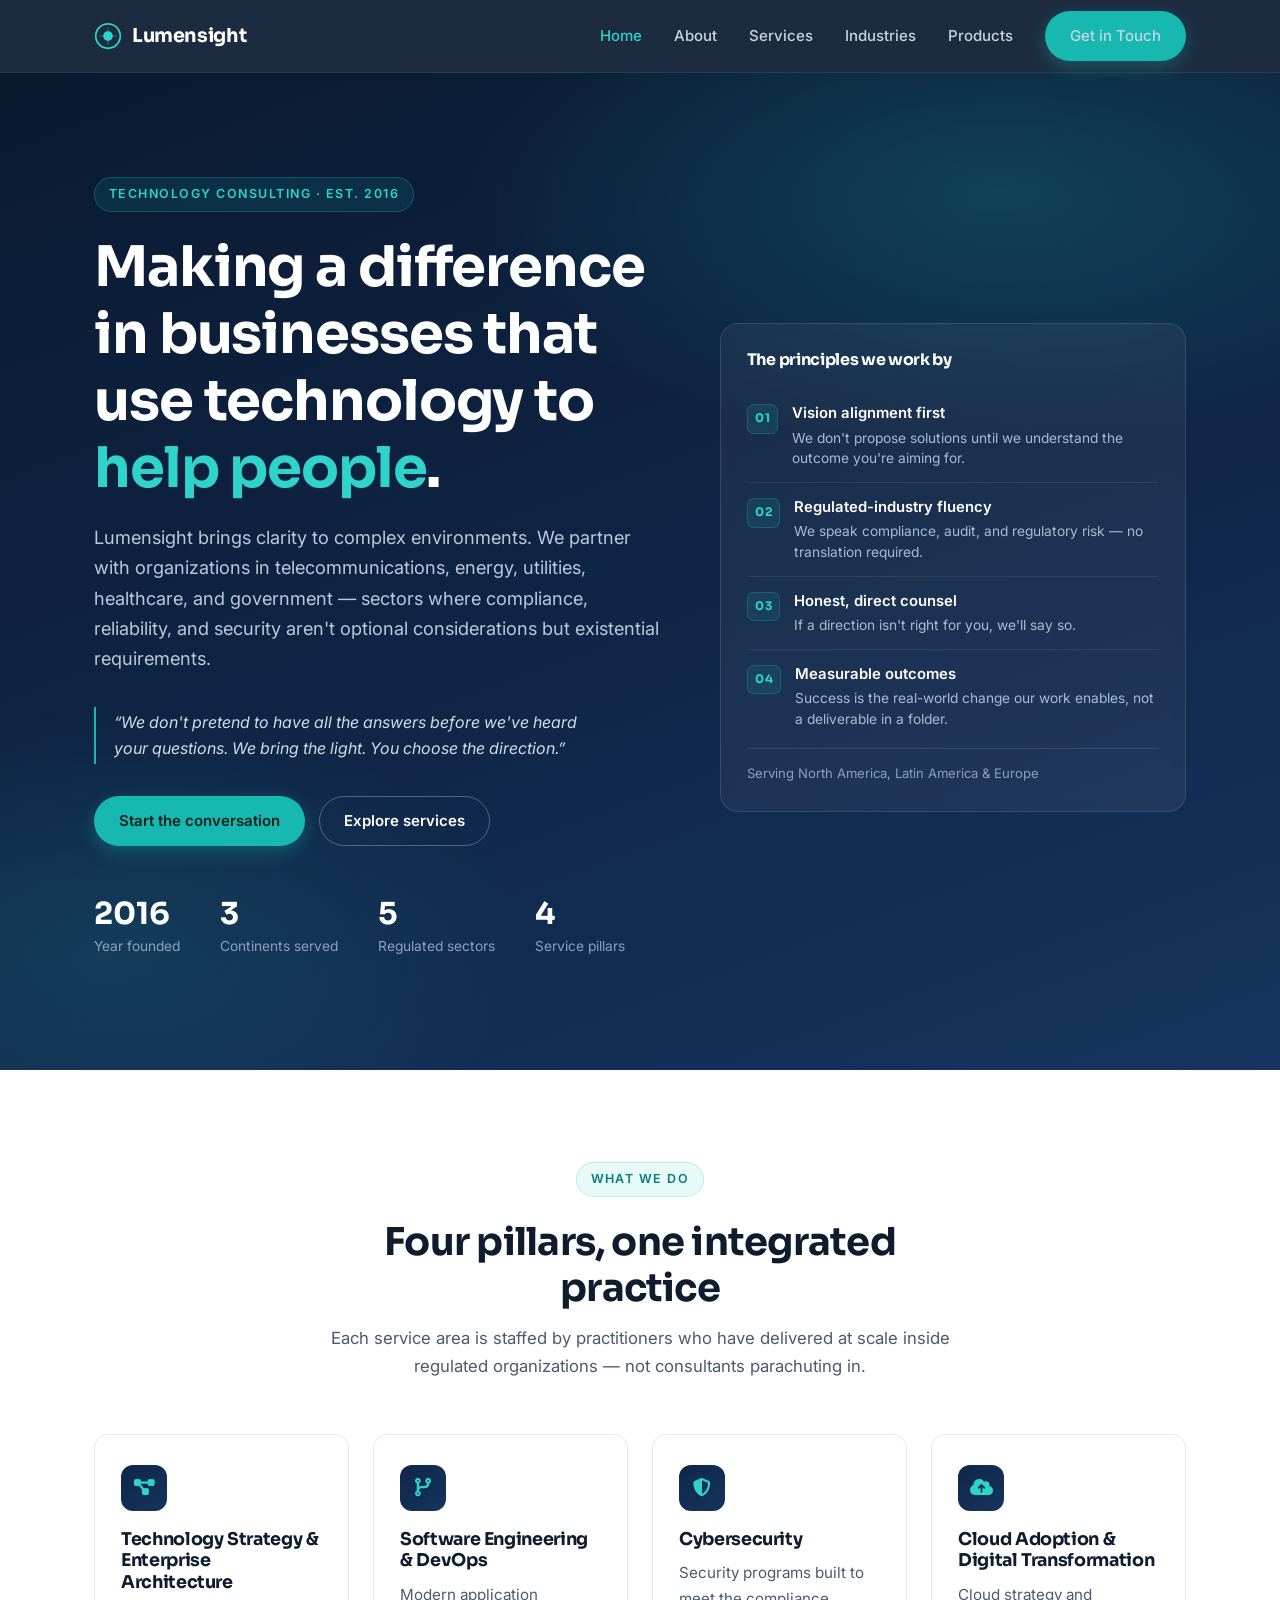
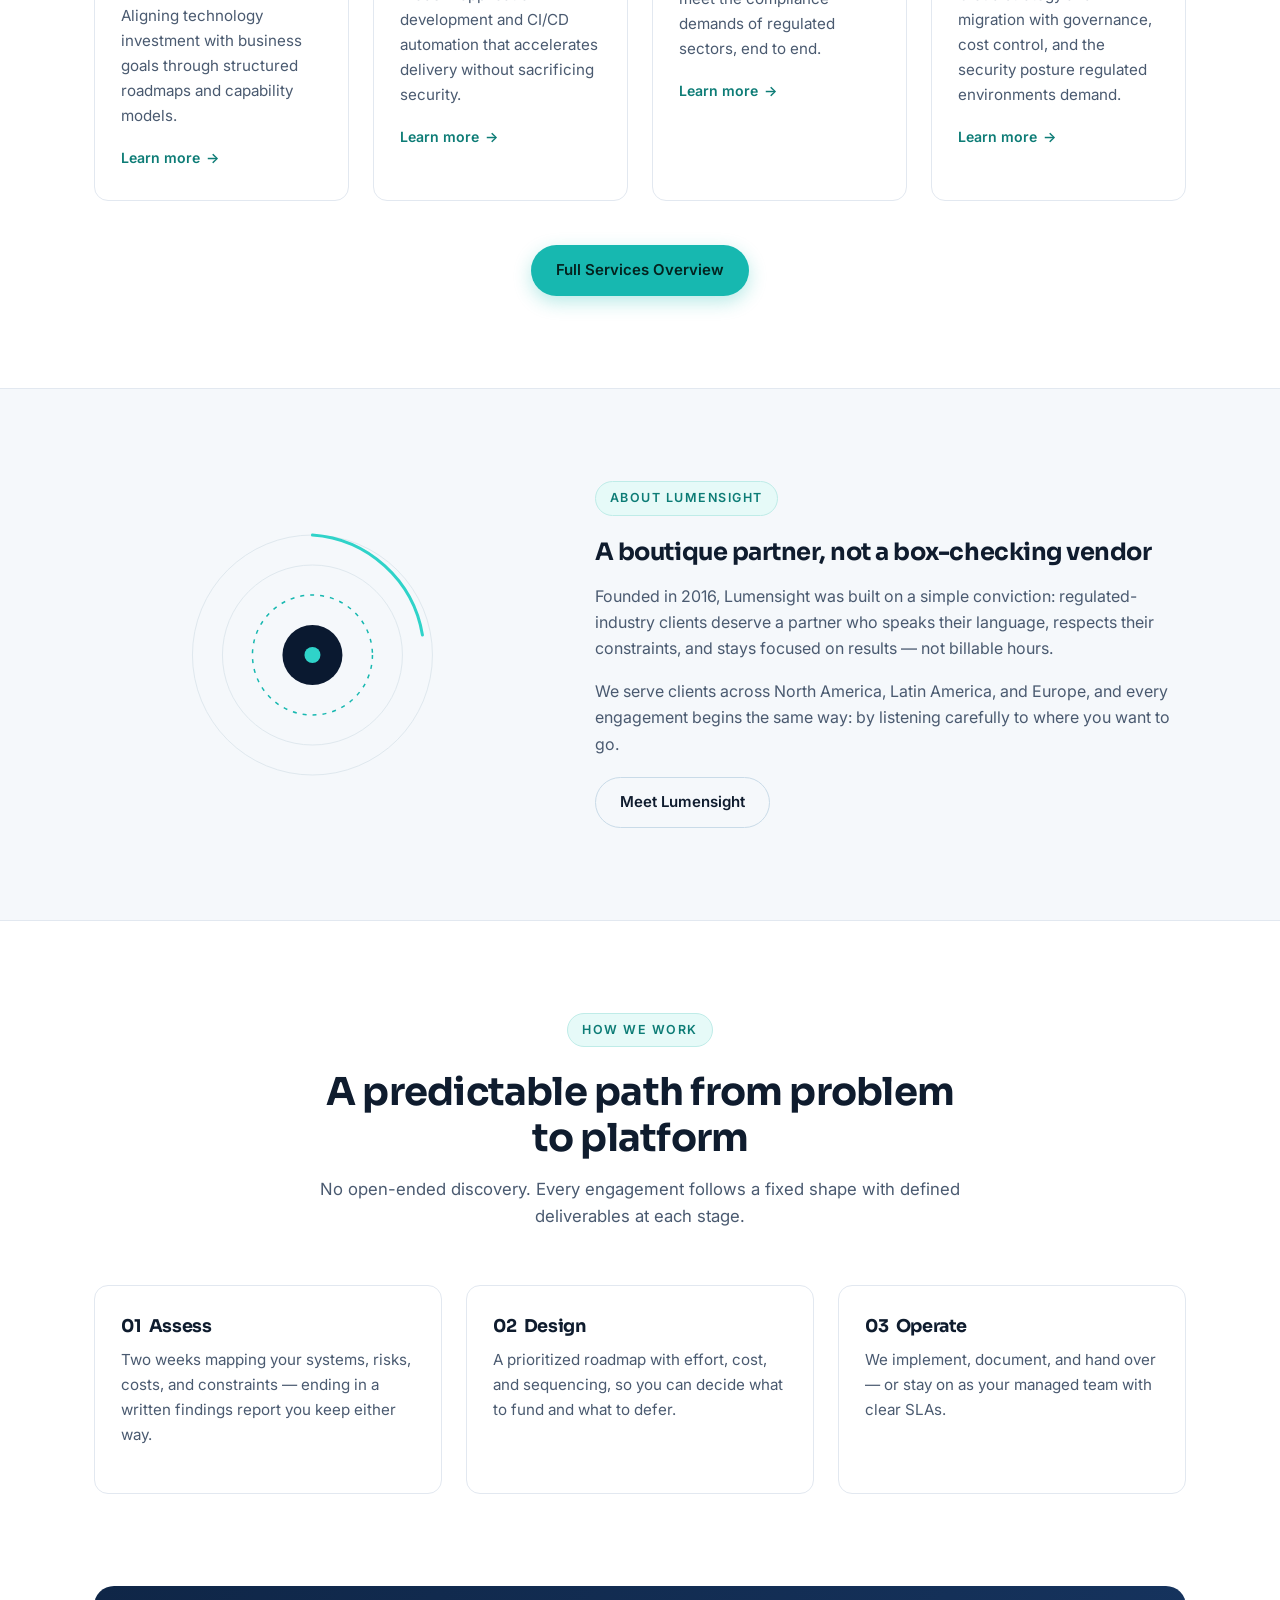
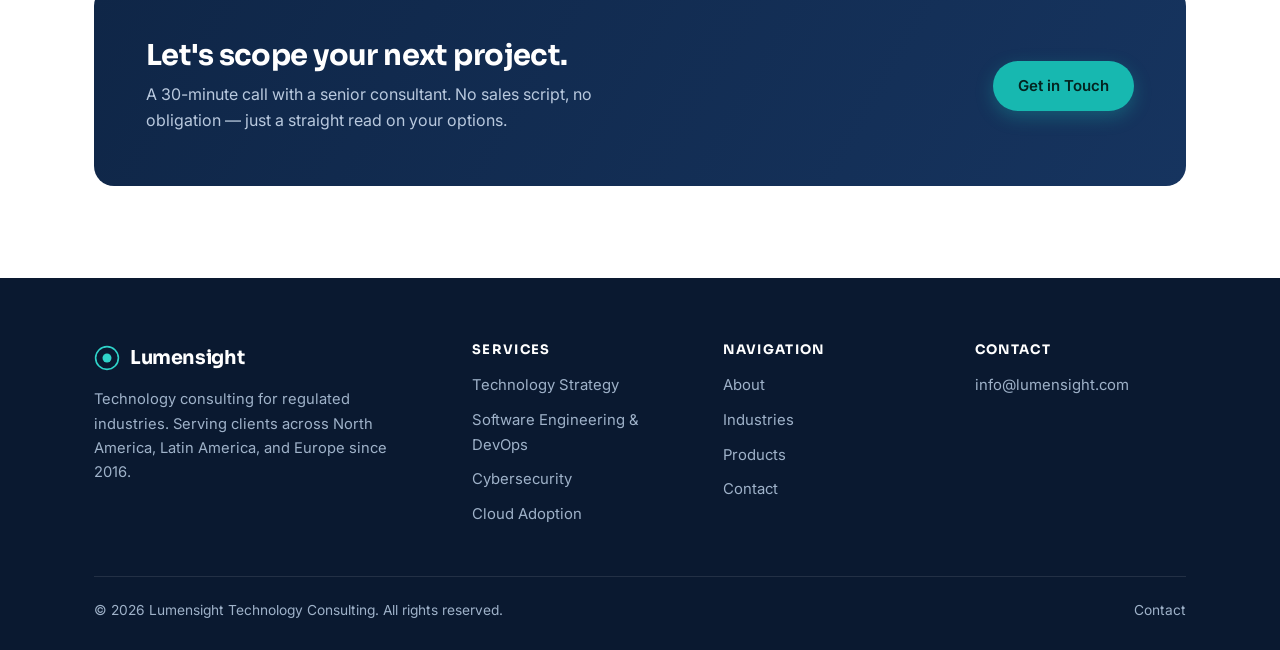
<file: index.html>
<!DOCTYPE html>
<html lang="en">
<head>
<meta charset="UTF-8">
<meta name="viewport" content="width=device-width, initial-scale=1">
<title>Lumensight | IT &amp; AI Strategy for Regulated Industries</title>
<meta name="description" content="Lumensight delivers technology strategy, cybersecurity, engineering, and cloud transformation for regulated industries across North America, Latin America & Europe.">
<link rel="preconnect" href="https://fonts.googleapis.com">
<link rel="preconnect" href="https://fonts.gstatic.com" crossorigin>
<link href="https://fonts.googleapis.com/css2?family=Inter:wght@400;500;600;700&family=Sora:wght@600;700&display=swap" rel="stylesheet">
<link rel="stylesheet" href="https://cdnjs.cloudflare.com/ajax/libs/font-awesome/6.5.2/css/all.min.css">
<style>
  :root{
    --navy-900:#0a1930;
    --navy-800:#0f2647;
    --navy-700:#16345f;
    --teal-500:#17b8b0;
    --teal-400:#2fd3c9;
    --teal-050:#e6faf8;
    --ink:#0f1c2e;
    --body:#4a5a70;
    --line:#e2e8f0;
    --surface:#ffffff;
    --surface-alt:#f5f8fb;
    --radius:14px;
    --maxw:1140px;
  }
  *{box-sizing:border-box;margin:0;padding:0}
  html{scroll-behavior:smooth}
  body{
    font-family:'Inter',system-ui,-apple-system,'Segoe UI',sans-serif;
    color:var(--body);
    background:var(--surface);
    line-height:1.65;
    -webkit-font-smoothing:antialiased;
  }
  h1,h2,h3{font-family:'Sora','Inter',sans-serif;color:var(--ink);line-height:1.2;letter-spacing:-0.02em}
  a{color:inherit;text-decoration:none}
  .wrap{max-width:var(--maxw);margin:0 auto;padding:0 24px}

  /* ---------- Accessibility utilities ---------- */
  .sr-only{
    position:absolute;width:1px;height:1px;padding:0;margin:-1px;
    overflow:hidden;clip:rect(0,0,0,0);white-space:nowrap;border:0;
  }
  .skip-link{
    position:absolute;top:-100px;left:0;z-index:200;
    background:var(--navy-900);color:#fff;padding:12px 20px;
    font-weight:600;font-size:.9rem;border-radius:0 0 10px 0;
    transition:top .15s ease;
  }
  .skip-link:focus{top:0}
  a:focus-visible,
  button:focus-visible{
    outline:2px solid var(--navy-800);outline-offset:3px;border-radius:4px;
  }
  .nav a:focus-visible, .nav button:focus-visible,
  .hero a:focus-visible, .hero button:focus-visible,
  .cta a:focus-visible, .cta button:focus-visible,
  footer a:focus-visible, footer button:focus-visible{
    outline-color:#fff;
  }

  /* ---------- Nav ---------- */
  .nav{
    position:sticky;top:0;z-index:50;
    background:rgba(10,25,48,.92);
    -webkit-backdrop-filter:saturate(160%) blur(10px);    backdrop-filter:saturate(160%) blur(10px);
    border-bottom:1px solid rgba(255,255,255,.08);
  }
  .nav-inner{display:flex;align-items:center;justify-content:space-between;height:72px}
  .brand{display:flex;align-items:center;gap:10px;font-family:'Sora',sans-serif;font-weight:700;font-size:1.2rem;color:#fff;letter-spacing:-.02em}
  .brand svg{display:block}
  .nav-links{display:flex;align-items:center;gap:32px}
  .nav-links a{color:#c7d4e6;font-size:.94rem;font-weight:500;transition:color .2s}
  .nav-links a:hover{color:var(--teal-400)}
  .nav-links a.active{color:var(--teal-400)}
  .btn{
    display:inline-block;border-radius:999px;font-weight:600;font-size:.94rem;
    padding:12px 24px;transition:transform .15s ease, box-shadow .2s ease, background .2s;
    border:1px solid transparent;cursor:pointer;
  }
  .btn-primary{background:var(--teal-500);color:#04231f;box-shadow:0 6px 18px rgba(23,184,176,.3)}
  .btn-primary:hover{background:var(--teal-400);transform:translateY(-1px)}
  .btn-ghost{border-color:rgba(255,255,255,.28);color:#fff}
  .btn-ghost:hover{border-color:var(--teal-400);color:var(--teal-400)}

  /* ---------- Hero ---------- */
  .hero{
    background:
      radial-gradient(900px 420px at 78% 12%, rgba(23,184,176,.22), transparent 60%),
      radial-gradient(700px 400px at 8% 88%, rgba(47,211,201,.12), transparent 60%),
      linear-gradient(160deg, var(--navy-900) 0%, var(--navy-800) 55%, var(--navy-700) 100%);
    color:#e8eff8;padding:104px 0 112px;position:relative;overflow:hidden;
  }
  .hero-grid{display:grid;grid-template-columns:1.1fr .9fr;gap:56px;align-items:center}
  .eyebrow{
    display:inline-flex;align-items:center;gap:8px;
    font-size:.78rem;font-weight:600;letter-spacing:.12em;text-transform:uppercase;
    color:var(--teal-400);background:rgba(23,184,176,.12);
    border:1px solid rgba(23,184,176,.3);border-radius:999px;padding:6px 14px;margin-bottom:22px;
  }
  .hero h1{font-size:clamp(2.2rem,4.6vw,3.5rem);color:#fff;margin-bottom:20px}
  .hero h1 em{font-style:normal;color:var(--teal-400)}
  .hero p.lede{font-size:1.14rem;color:#b9c9de;max-width:56ch;margin-bottom:34px}
  .hero-actions{display:flex;gap:14px;flex-wrap:wrap}
  .stats{display:flex;gap:40px;margin-top:52px;flex-wrap:wrap}
  .stat b{display:block;font-family:'Sora',sans-serif;font-size:1.9rem;color:#fff;line-height:1.1}
  .stat span{font-size:.86rem;color:#8ba2bf}

  .panel{
    background:rgba(255,255,255,.05);border:1px solid rgba(255,255,255,.12);
    border-radius:18px;padding:26px;-webkit-backdrop-filter:blur(6px);backdrop-filter:blur(6px);
  }
  .panel h2{color:#fff;font-size:1rem;margin-bottom:20px}
  .commitments{list-style:none;margin-bottom:6px}
  .commitments li{display:flex;gap:14px;align-items:flex-start;padding:13px 0;border-bottom:1px solid rgba(255,255,255,.08)}
  .commitments li:last-of-type{border-bottom:0}
  .commitments .num{
    font-family:'Sora',sans-serif;font-size:.74rem;font-weight:700;letter-spacing:.06em;
    color:var(--teal-400);background:rgba(23,184,176,.12);border:1px solid rgba(23,184,176,.28);
    border-radius:7px;padding:4px 7px;flex:none;margin-top:2px;
  }
  .commitments b{display:block;color:#fff;font-size:.93rem;font-weight:600;margin-bottom:3px}
  .commitments div{font-size:.86rem;color:#a9bdd6;line-height:1.5}
  .quote{
    border-left:2px solid var(--teal-500);padding:2px 0 2px 18px;margin-bottom:32px;
    font-size:1rem;font-style:italic;color:#cfdcec;max-width:52ch;
  }
  .panel-note{font-size:.82rem;color:#8ba2bf;border-top:1px solid rgba(255,255,255,.1);padding-top:14px;margin-top:4px}

  /* ---------- Sections ---------- */
  section{padding:92px 0}
  .section-head{max-width:640px;margin:0 auto 54px;text-align:center}
  .section-head .eyebrow{background:var(--teal-050);border-color:#bfece8;color:#0d7c76}
  .section-head h2{font-size:clamp(1.8rem,3.2vw,2.4rem);margin-bottom:14px}
  .section-head p{font-size:1.05rem}

  section.alt{background:var(--surface-alt);border-top:1px solid var(--line);border-bottom:1px solid var(--line)}
  .cards{display:grid;grid-template-columns:repeat(4,1fr);gap:24px}
  .cards--3{grid-template-columns:repeat(3,1fr)}
  .card{
    background:#fff;border:1px solid var(--line);border-radius:var(--radius);
    padding:30px 26px;transition:transform .2s ease, box-shadow .25s ease, border-color .2s;
  }
  .card:hover{transform:translateY(-4px);box-shadow:0 14px 34px rgba(15,38,71,.1);border-color:#c9dbe8}
  .icon{
    width:46px;height:46px;border-radius:12px;display:grid;place-items:center;margin-bottom:18px;
    background:linear-gradient(140deg,var(--navy-800),var(--navy-700));color:var(--teal-400);
    font-size:1.15rem;
  }
  .card h3{font-size:1.1rem;margin-bottom:10px}
  .card p{font-size:.95rem;margin-bottom:16px}
  .card .link{display:inline-flex;align-items:center;gap:6px;color:#0d7c76;font-weight:600;font-size:.88rem}
  .card .link:hover{color:var(--navy-800);text-decoration:underline}
  .view-all{text-align:center;margin-top:44px}

  /* ---------- About teaser ---------- */
  .split{display:grid;grid-template-columns:.85fr 1.15fr;gap:64px;align-items:center}
  .split h2{margin-bottom:6px}

  /* ---------- CTA ---------- */
  .cta{
    background:linear-gradient(120deg,var(--navy-800),var(--navy-700));color:#fff;
    border-radius:20px;padding:52px;display:flex;align-items:center;justify-content:space-between;gap:32px;flex-wrap:wrap;
  }
  .cta h2{color:#fff;font-size:1.8rem;margin-bottom:8px}
  .cta p{color:#b9c9de;max-width:48ch}

  /* ---------- Footer ---------- */
  footer{background:var(--navy-900);color:#9fb2c9;padding:64px 0 28px}
  .foot-grid{display:grid;grid-template-columns:1.6fr 1fr 1fr 1fr;gap:40px;padding-bottom:40px}
  footer .brand{margin-bottom:14px}
  footer p{font-size:.92rem;max-width:34ch}
  footer h3{color:#fff;font-family:'Sora',sans-serif;font-size:.82rem;letter-spacing:.1em;text-transform:uppercase;margin-bottom:16px}
  footer ul{list-style:none;font-size:.93rem}
  footer li{margin-bottom:10px}
  footer a:hover{color:var(--teal-400)}
  .foot-bottom{
    border-top:1px solid rgba(255,255,255,.1);padding-top:22px;
    display:flex;justify-content:space-between;gap:16px;flex-wrap:wrap;font-size:.86rem;
  }
  .foot-bottom nav{display:flex;gap:22px}

  @media (max-width:768px){
    /* Nav: wrap onto its own row and shrink instead of disappearing (no JS on this site) */
    .nav-inner{flex-wrap:wrap;height:auto;padding:14px 0;row-gap:10px}
    .nav-links{width:100%;justify-content:center;flex-wrap:wrap;gap:10px 18px}
    .nav-links a{font-size:.86rem}
    .nav-links .btn{padding:9px 18px;font-size:.86rem}

    /* Columns stack */
    .hero-grid{grid-template-columns:1fr;gap:32px}
    .cards,
    .cards--3{grid-template-columns:1fr}
    .split{grid-template-columns:1fr;gap:28px}
    .split svg{max-width:220px;margin:0 auto}
    .foot-grid{grid-template-columns:1fr;gap:28px}

    /* Text & spacing scale down */
    section{padding:56px 0}
    .hero{padding:64px 0 72px}
    .hero h1{font-size:clamp(1.9rem,7vw,2.3rem);max-width:none}
    .hero p.lede{font-size:1rem}
    .section-head h2{font-size:clamp(1.5rem,5vw,1.9rem)}
    .stats{gap:28px;margin-top:36px}
    .cta{padding:32px;flex-direction:column;align-items:flex-start;text-align:left}
  }
</style>
</head>
<body>

<a class="skip-link" href="#main">Skip to main content</a>

<!-- ============ NAV ============ -->
<header class="nav">
  <div class="wrap nav-inner">
    <a class="brand" href="index.html">
      <svg width="28" height="28" viewBox="0 0 32 32" fill="none" aria-hidden="true">
        <circle cx="16" cy="16" r="14" stroke="#2fd3c9" stroke-width="2"/>
        <path d="M16 6v20M6 16h20" stroke="#2fd3c9" stroke-width="1.2" opacity=".45"/>
        <circle cx="16" cy="16" r="5.5" fill="#2fd3c9"/>
      </svg>
      Lumensight
    </a>
    <nav class="nav-links" id="navLinks" aria-label="Primary">
      <a href="index.html" class="active" aria-current="page">Home</a>
      <a href="about.html">About</a>
      <a href="services.html">Services</a>
      <a href="industries.html">Industries</a>
      <a href="products.html">Products</a>
      <a class="btn btn-primary" href="contact.html">Get in Touch</a>
    </nav>
  </div>
</header>

<main id="main">

  <!-- ============ HERO ============ -->
  <section class="hero">
    <div class="wrap hero-grid">
      <div>
        <span class="eyebrow">Technology Consulting · Est. 2016</span>
        <h1>Making a difference in businesses that use technology to <em>help people</em>.</h1>
        <p class="lede">
          Lumensight brings clarity to complex environments. We partner with organizations in
          telecommunications, energy, utilities, healthcare, and government &mdash; sectors where
          compliance, reliability, and security aren't optional considerations but existential
          requirements.
        </p>
        <p class="quote">
          &ldquo;We don't pretend to have all the answers before we've heard your questions.
          We bring the light. You choose the direction.&rdquo;
        </p>
        <div class="hero-actions">
          <a class="btn btn-primary" href="contact.html">Start the conversation</a>
          <a class="btn btn-ghost" href="services.html">Explore services</a>
        </div>
        <div class="stats">
          <div class="stat"><b>2016</b><span>Year founded</span></div>
          <div class="stat"><b>3</b><span>Continents served</span></div>
          <div class="stat"><b>5</b><span>Regulated sectors</span></div>
          <div class="stat"><b>4</b><span>Service pillars</span></div>
        </div>
      </div>

      <aside class="panel" aria-label="Our commitments">
        <h2>The principles we work by</h2>
        <ol class="commitments">
          <li>
            <span class="num">01</span>
            <div>
              <b>Vision alignment first</b>
              We don't propose solutions until we understand the outcome you're aiming for.
            </div>
          </li>
          <li>
            <span class="num">02</span>
            <div>
              <b>Regulated-industry fluency</b>
              We speak compliance, audit, and regulatory risk &mdash; no translation required.
            </div>
          </li>
          <li>
            <span class="num">03</span>
            <div>
              <b>Honest, direct counsel</b>
              If a direction isn't right for you, we'll say so.
            </div>
          </li>
          <li>
            <span class="num">04</span>
            <div>
              <b>Measurable outcomes</b>
              Success is the real-world change our work enables, not a deliverable in a folder.
            </div>
          </li>
        </ol>
        <p class="panel-note">Serving North America, Latin America &amp; Europe</p>
      </aside>
    </div>
  </section>

  <!-- ============ SERVICES TEASER ============ -->
  <section id="services">
    <div class="wrap">
      <div class="section-head">
        <span class="eyebrow">What We Do</span>
        <h2>Four pillars, one integrated practice</h2>
        <p>Each service area is staffed by practitioners who have delivered at scale inside regulated organizations &mdash; not consultants parachuting in.</p>
      </div>

      <div class="cards">
        <article class="card">
          <div class="icon" aria-hidden="true"><i class="fa-solid fa-diagram-project"></i></div>
          <h3>Technology Strategy &amp; Enterprise Architecture</h3>
          <p>Aligning technology investment with business goals through structured roadmaps and capability models.</p>
          <a class="link" href="services.html#strategy">Learn more<span class="sr-only"> about Technology Strategy &amp; Enterprise Architecture</span><span aria-hidden="true"> &rarr;</span></a>
        </article>
        <article class="card">
          <div class="icon" aria-hidden="true"><i class="fa-solid fa-code-branch"></i></div>
          <h3>Software Engineering &amp; DevOps</h3>
          <p>Modern application development and CI/CD automation that accelerates delivery without sacrificing security.</p>
          <a class="link" href="services.html#engineering">Learn more<span class="sr-only"> about Software Engineering &amp; DevOps</span><span aria-hidden="true"> &rarr;</span></a>
        </article>
        <article class="card">
          <div class="icon" aria-hidden="true"><i class="fa-solid fa-shield-halved"></i></div>
          <h3>Cybersecurity</h3>
          <p>Security programs built to meet the compliance demands of regulated sectors, end to end.</p>
          <a class="link" href="services.html#security">Learn more<span class="sr-only"> about Cybersecurity</span><span aria-hidden="true"> &rarr;</span></a>
        </article>
        <article class="card">
          <div class="icon" aria-hidden="true"><i class="fa-solid fa-cloud-arrow-up"></i></div>
          <h3>Cloud Adoption &amp; Digital Transformation</h3>
          <p>Cloud strategy and migration with governance, cost control, and the security posture regulated environments demand.</p>
          <a class="link" href="services.html#cloud">Learn more<span class="sr-only"> about Cloud Adoption &amp; Digital Transformation</span><span aria-hidden="true"> &rarr;</span></a>
        </article>
      </div>

      <div class="view-all">
        <a class="btn btn-primary" href="services.html">Full Services Overview</a>
      </div>
    </div>
  </section>

  <!-- ============ ABOUT TEASER ============ -->
  <section class="alt">
    <div class="wrap split">
      <svg width="100%" height="260" viewBox="0 0 260 260" fill="none" aria-hidden="true">
        <circle cx="130" cy="130" r="120" stroke="#dfe8ee" stroke-width="1"/>
        <circle cx="130" cy="130" r="90" stroke="#dfe8ee" stroke-width="1"/>
        <circle cx="130" cy="130" r="60" stroke="#17b8b0" stroke-width="1.5" stroke-dasharray="4 6"/>
        <circle cx="130" cy="130" r="30" fill="#0a1930"/>
        <circle cx="130" cy="130" r="8" fill="#2fd3c9"/>
        <path d="M 130 10 A 120 120 0 0 1 240 110" stroke="#2fd3c9" stroke-width="3" stroke-linecap="round"/>
      </svg>
      <div>
        <span class="eyebrow" style="background:var(--teal-050);border-color:#bfece8;color:#0d7c76">About Lumensight</span>
        <h2>A boutique partner, not a box-checking vendor</h2>
        <p style="margin:16px 0">
          Founded in 2016, Lumensight was built on a simple conviction: regulated-industry
          clients deserve a partner who speaks their language, respects their constraints,
          and stays focused on results &mdash; not billable hours.
        </p>
        <p style="margin-bottom:20px">
          We serve clients across North America, Latin America, and Europe, and every
          engagement begins the same way: by listening carefully to where you want to go.
        </p>
        <a class="btn btn-ghost" style="border-color:#c9dbe8;color:var(--ink)" href="about.html">Meet Lumensight</a>
      </div>
    </div>
  </section>

  <!-- ============ APPROACH ============ -->
  <section id="approach">
    <div class="wrap">
      <div class="section-head">
        <span class="eyebrow">How we work</span>
        <h2>A predictable path from problem to platform</h2>
        <p>No open-ended discovery. Every engagement follows a fixed shape with defined deliverables at each stage.</p>
      </div>
      <div class="cards cards--3">
        <article class="card"><h3>01 &nbsp;Assess</h3><p>Two weeks mapping your systems, risks, costs, and constraints &mdash; ending in a written findings report you keep either way.</p></article>
        <article class="card"><h3>02 &nbsp;Design</h3><p>A prioritized roadmap with effort, cost, and sequencing, so you can decide what to fund and what to defer.</p></article>
        <article class="card"><h3>03 &nbsp;Operate</h3><p>We implement, document, and hand over &mdash; or stay on as your managed team with clear SLAs.</p></article>
      </div>
    </div>
  </section>

  <!-- ============ CTA ============ -->
  <section style="padding-top:0">
    <div class="wrap">
      <div class="cta">
        <div>
          <h2>Let's scope your next project.</h2>
          <p>A 30-minute call with a senior consultant. No sales script, no obligation &mdash; just a straight read on your options.</p>
        </div>
        <a class="btn btn-primary" href="contact.html">Get in Touch</a>
      </div>
    </div>
  </section>

</main>

<!-- ============ FOOTER ============ -->
<footer>
  <div class="wrap">
    <div class="foot-grid">
      <div>
        <a class="brand" href="index.html">
          <svg width="26" height="26" viewBox="0 0 32 32" fill="none" aria-hidden="true">
            <circle cx="16" cy="16" r="14" stroke="#2fd3c9" stroke-width="2"/>
            <circle cx="16" cy="16" r="5.5" fill="#2fd3c9"/>
          </svg>
          Lumensight
        </a>
        <p>Technology consulting for regulated industries. Serving clients across North America, Latin America, and Europe since 2016.</p>
      </div>

      <div>
        <h3>Services</h3>
        <ul>
          <li><a href="services.html#strategy">Technology Strategy</a></li>
          <li><a href="services.html#engineering">Software Engineering &amp; DevOps</a></li>
          <li><a href="services.html#security">Cybersecurity</a></li>
          <li><a href="services.html#cloud">Cloud Adoption</a></li>
        </ul>
      </div>

      <div>
        <h3>Navigation</h3>
        <ul>
          <li><a href="about.html">About</a></li>
          <li><a href="industries.html">Industries</a></li>
          <li><a href="products.html">Products</a></li>
          <li><a href="contact.html">Contact</a></li>
        </ul>
      </div>

      <div>
        <h3>Contact</h3>
        <ul>
          <li><a href="mailto:info@lumensight.com">info@lumensight.com</a></li>
        </ul>
      </div>
    </div>

    <div class="foot-bottom">
      <span>&copy; 2026 Lumensight Technology Consulting. All rights reserved.</span>
      <nav aria-label="Footer">
        <a href="contact.html">Contact</a>
      </nav>
    </div>
  </div>
</footer>

</body>
</html>
</file>
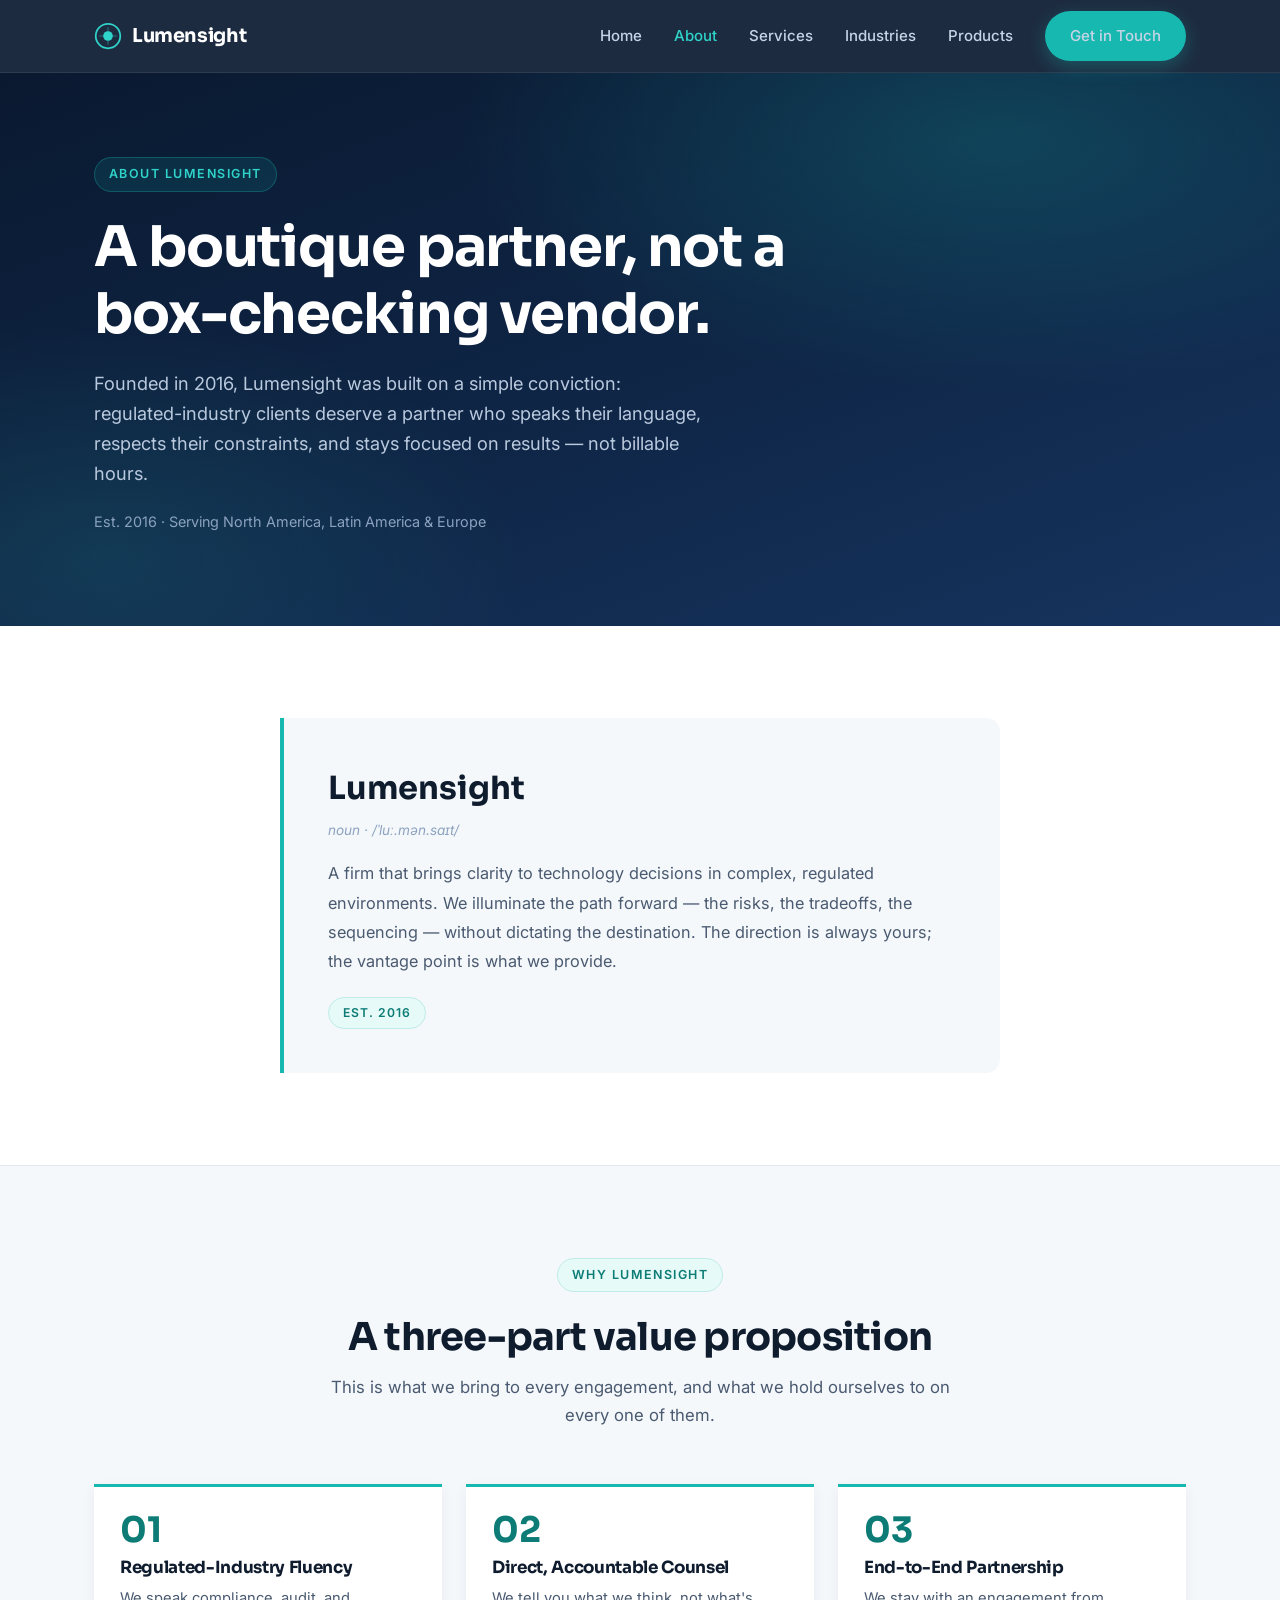
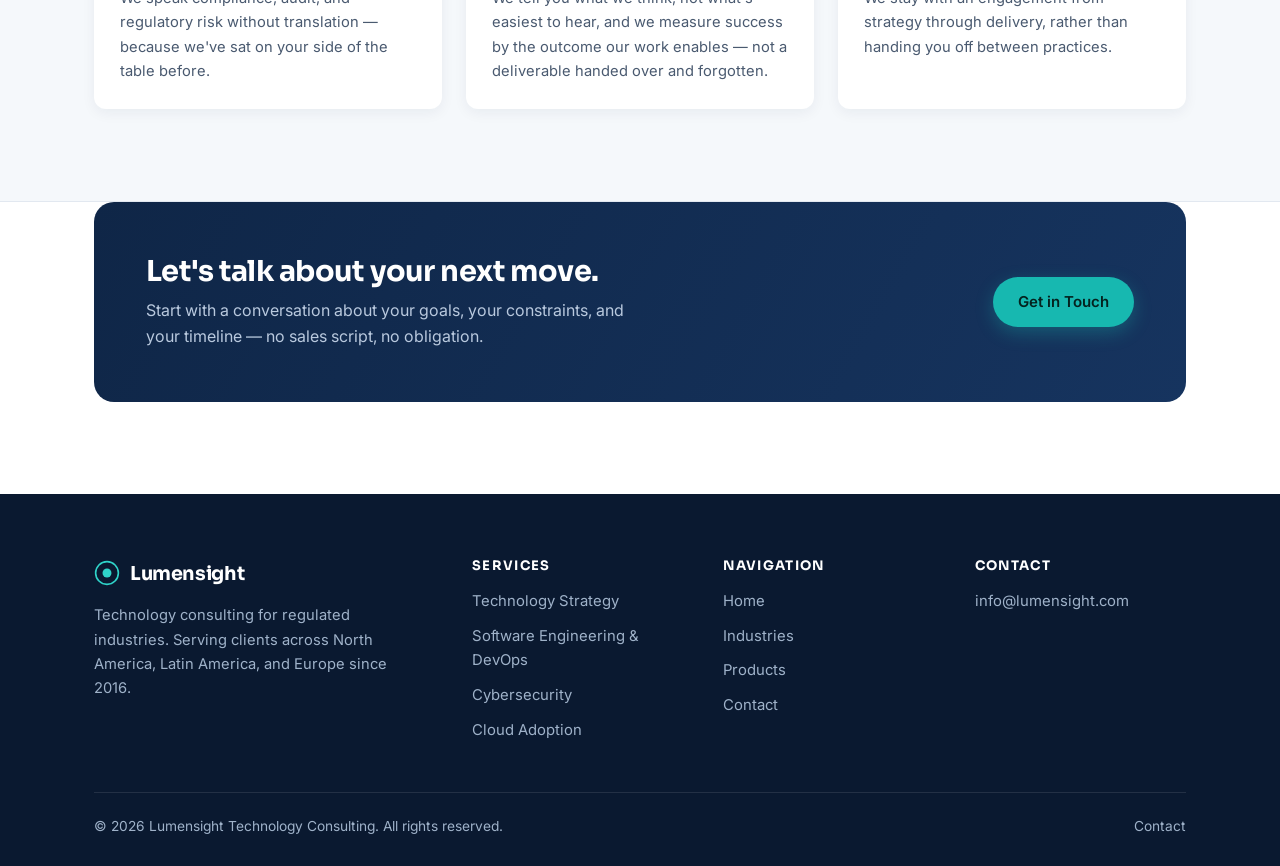
<file: about.html>
<!DOCTYPE html>
<html lang="en">
<head>
<meta charset="UTF-8">
<meta name="viewport" content="width=device-width, initial-scale=1">
<title>About — Lumensight Technology Consulting</title>
<meta name="description" content="Lumensight is a boutique technology consulting firm founded in 2016, serving regulated-industry clients across North America, Latin America, and Europe.">
<link rel="preconnect" href="https://fonts.googleapis.com">
<link rel="preconnect" href="https://fonts.gstatic.com" crossorigin>
<link href="https://fonts.googleapis.com/css2?family=Inter:wght@400;500;600;700&family=Sora:wght@600;700&display=swap" rel="stylesheet">
<style>
  :root{
    --navy-900:#0a1930;
    --navy-800:#0f2647;
    --navy-700:#16345f;
    --teal-500:#17b8b0;
    --teal-400:#2fd3c9;
    --teal-050:#e6faf8;
    --ink:#0f1c2e;
    --body:#4a5a70;
    --line:#e2e8f0;
    --surface:#ffffff;
    --surface-alt:#f5f8fb;
    --radius:14px;
    --maxw:1140px;
  }
  *{box-sizing:border-box;margin:0;padding:0}
  html{scroll-behavior:smooth}
  body{
    font-family:'Inter',system-ui,-apple-system,'Segoe UI',sans-serif;
    color:var(--body);
    background:var(--surface);
    line-height:1.65;
    -webkit-font-smoothing:antialiased;
  }
  h1,h2,h3,h4{font-family:'Sora','Inter',sans-serif;color:var(--ink);line-height:1.2;letter-spacing:-0.02em}
  a{color:inherit;text-decoration:none}
  .wrap{max-width:var(--maxw);margin:0 auto;padding:0 24px}

  /* ---------- Accessibility utilities ---------- */
  .sr-only{
    position:absolute;width:1px;height:1px;padding:0;margin:-1px;
    overflow:hidden;clip:rect(0,0,0,0);white-space:nowrap;border:0;
  }
  .skip-link{
    position:absolute;top:-100px;left:0;z-index:200;
    background:var(--navy-900);color:#fff;padding:12px 20px;
    font-weight:600;font-size:.9rem;border-radius:0 0 10px 0;
    transition:top .15s ease;
  }
  .skip-link:focus{top:0}
  a:focus-visible,
  button:focus-visible{
    outline:2px solid var(--navy-800);outline-offset:3px;border-radius:4px;
  }
  .nav a:focus-visible, .nav button:focus-visible,
  .hero a:focus-visible, .hero button:focus-visible,
  .cta a:focus-visible, .cta button:focus-visible,
  footer a:focus-visible, footer button:focus-visible{
    outline-color:#fff;
  }

  /* ---------- Nav ---------- */
  .nav{
    position:sticky;top:0;z-index:50;
    background:rgba(10,25,48,.92);
    -webkit-backdrop-filter:saturate(160%) blur(10px);    backdrop-filter:saturate(160%) blur(10px);
    border-bottom:1px solid rgba(255,255,255,.08);
  }
  .nav-inner{display:flex;align-items:center;justify-content:space-between;height:72px}
  .brand{display:flex;align-items:center;gap:10px;font-family:'Sora',sans-serif;font-weight:700;font-size:1.2rem;color:#fff;letter-spacing:-.02em}
  .brand svg{display:block}
  .nav-links{display:flex;align-items:center;gap:32px}
  .nav-links a{color:#c7d4e6;font-size:.94rem;font-weight:500;transition:color .2s}
  .nav-links a:hover{color:var(--teal-400)}
  .nav-links a.active{color:var(--teal-400)}
  .btn{
    display:inline-block;border-radius:999px;font-weight:600;font-size:.94rem;
    padding:12px 24px;transition:transform .15s ease, box-shadow .2s ease, background .2s;
    border:1px solid transparent;cursor:pointer;
  }
  .btn-primary{background:var(--teal-500);color:#04231f;box-shadow:0 6px 18px rgba(23,184,176,.3)}
  .btn-primary:hover{background:var(--teal-400);transform:translateY(-1px)}

  /* ---------- Page hero ---------- */
  .hero{
    background:
      radial-gradient(900px 420px at 78% 12%, rgba(23,184,176,.22), transparent 60%),
      radial-gradient(700px 400px at 8% 88%, rgba(47,211,201,.12), transparent 60%),
      linear-gradient(160deg, var(--navy-900) 0%, var(--navy-800) 55%, var(--navy-700) 100%);
    color:#e8eff8;padding:84px 0 92px;position:relative;overflow:hidden;
  }
  .eyebrow{
    display:inline-flex;align-items:center;gap:8px;
    font-size:.78rem;font-weight:600;letter-spacing:.12em;text-transform:uppercase;
    color:var(--teal-400);background:rgba(23,184,176,.12);
    border:1px solid rgba(23,184,176,.3);border-radius:999px;padding:6px 14px;margin-bottom:22px;
  }
  .hero h1{font-size:clamp(2.2rem,4.6vw,3.5rem);color:#fff;margin-bottom:20px;max-width:18ch}
  .hero p.lede{font-size:1.14rem;color:#b9c9de;max-width:56ch;margin-bottom:22px}
  .hero .meta{font-size:.9rem;color:#8ba2bf}

  /* ---------- Sections ---------- */
  section{padding:92px 0}
  section.alt{background:var(--surface-alt);border-top:1px solid var(--line);border-bottom:1px solid var(--line)}
  .section-head{max-width:640px;margin:0 auto 54px;text-align:center}
  .section-head .eyebrow{background:var(--teal-050);border-color:#bfece8;color:#0d7c76}
  .section-head h2{font-size:clamp(1.8rem,3.2vw,2.4rem);margin-bottom:14px}
  .section-head p{font-size:1.05rem}

  /* ---------- Definition block ---------- */
  .definition{
    background:var(--surface-alt);border-left:4px solid var(--teal-500);
    border-radius:0 var(--radius) var(--radius) 0;padding:44px;max-width:720px;margin:0 auto;
  }
  .definition .word{font-family:'Sora',sans-serif;font-size:2rem;font-weight:700;color:var(--ink)}
  .definition .pos{font-size:.85rem;font-style:italic;color:#8ba2bf;margin:4px 0 18px}
  .definition .body{font-size:1.02rem;line-height:1.8;color:var(--body)}
  .definition .badge{
    display:inline-block;margin-top:20px;font-size:.76rem;font-weight:600;letter-spacing:.08em;
    text-transform:uppercase;color:#0d7c76;padding:5px 14px;border:1px solid #bfece8;
    border-radius:999px;background:var(--teal-050);
  }

  /* ---------- Values grid ---------- */
  .values{display:grid;grid-template-columns:repeat(3,1fr);gap:24px}
  .value{padding:26px;border-top:3px solid var(--teal-500);background:#fff;border-radius:0 0 12px 12px;box-shadow:0 4px 14px rgba(15,38,71,.06)}
  .value .num{font-family:'Sora',sans-serif;font-size:2.2rem;font-weight:700;color:#0d7c76;line-height:1;margin-bottom:10px}
  .value h3{font-size:1.05rem;margin-bottom:8px}
  .value p{font-size:.92rem}

  /* ---------- CTA ---------- */
  .cta{
    background:linear-gradient(120deg,var(--navy-800),var(--navy-700));color:#fff;
    border-radius:20px;padding:52px;display:flex;align-items:center;justify-content:space-between;gap:32px;flex-wrap:wrap;
  }
  .cta h2{color:#fff;font-size:1.8rem;margin-bottom:8px}
  .cta p{color:#b9c9de;max-width:48ch}

  /* ---------- Footer ---------- */
  footer{background:var(--navy-900);color:#9fb2c9;padding:64px 0 28px}
  .foot-grid{display:grid;grid-template-columns:1.6fr 1fr 1fr 1fr;gap:40px;padding-bottom:40px}
  footer .brand{margin-bottom:14px}
  footer p{font-size:.92rem;max-width:34ch}
  footer h3{color:#fff;font-family:'Sora',sans-serif;font-size:.82rem;letter-spacing:.1em;text-transform:uppercase;margin-bottom:16px}
  footer ul{list-style:none;font-size:.93rem}
  footer li{margin-bottom:10px}
  footer a:hover{color:var(--teal-400)}
  .foot-bottom{
    border-top:1px solid rgba(255,255,255,.1);padding-top:22px;
    display:flex;justify-content:space-between;gap:16px;flex-wrap:wrap;font-size:.86rem;
  }
  .foot-bottom nav{display:flex;gap:22px}

  @media (max-width:768px){
    /* Nav: wrap onto its own row and shrink instead of disappearing (no JS on this site) */
    .nav-inner{flex-wrap:wrap;height:auto;padding:14px 0;row-gap:10px}
    .nav-links{width:100%;justify-content:center;flex-wrap:wrap;gap:10px 18px}
    .nav-links a{font-size:.86rem}
    .nav-links .btn{padding:9px 18px;font-size:.86rem}

    /* Columns stack */
    .values{grid-template-columns:1fr}
    .foot-grid{grid-template-columns:1fr;gap:28px}

    /* Text & spacing scale down */
    section{padding:56px 0}
    .hero{padding:56px 0 64px}
    .hero h1{font-size:clamp(1.9rem,7vw,2.3rem);max-width:none}
    .hero p.lede{font-size:1rem}
    .section-head h2{font-size:clamp(1.5rem,5vw,1.9rem)}
    .definition{padding:26px}
    .definition .word{font-size:1.6rem}
    .cta{padding:32px;flex-direction:column;align-items:flex-start;text-align:left}
  }
</style>
</head>
<body>

<a class="skip-link" href="#main">Skip to main content</a>

<!-- ============ NAV ============ -->
<header class="nav">
  <div class="wrap nav-inner">
    <a class="brand" href="index.html">
      <svg width="28" height="28" viewBox="0 0 32 32" fill="none" aria-hidden="true">
        <circle cx="16" cy="16" r="14" stroke="#2fd3c9" stroke-width="2"/>
        <path d="M16 6v20M6 16h20" stroke="#2fd3c9" stroke-width="1.2" opacity=".45"/>
        <circle cx="16" cy="16" r="5.5" fill="#2fd3c9"/>
      </svg>
      Lumensight
    </a>
    <nav class="nav-links" id="navLinks" aria-label="Primary">
      <a href="index.html">Home</a>
      <a href="about.html" class="active" aria-current="page">About</a>
      <a href="services.html">Services</a>
      <a href="industries.html">Industries</a>
      <a href="products.html">Products</a>
      <a class="btn btn-primary" href="contact.html">Get in Touch</a>
    </nav>
  </div>
</header>

<main id="main">

  <!-- ============ PAGE HERO ============ -->
  <section class="hero">
    <div class="wrap">
      <span class="eyebrow">About Lumensight</span>
      <h1>A boutique partner, not a box-checking vendor.</h1>
      <p class="lede">
        Founded in 2016, Lumensight was built on a simple conviction: regulated-industry
        clients deserve a partner who speaks their language, respects their constraints,
        and stays focused on results &mdash; not billable hours.
      </p>
      <p class="meta">Est. 2016 &middot; Serving North America, Latin America &amp; Europe</p>
    </div>
  </section>

  <!-- ============ DEFINITION ============ -->
  <section>
    <div class="wrap">
      <div class="definition">
        <div class="word">Lumensight</div>
        <div class="pos">noun &middot; /ˈluː.mən.saɪt/</div>
        <p class="body">
          A firm that brings clarity to technology decisions in complex, regulated
          environments. We illuminate the path forward &mdash; the risks, the tradeoffs,
          the sequencing &mdash; without dictating the destination. The direction is
          always yours; the vantage point is what we provide.
        </p>
        <span class="badge">Est. 2016</span>
      </div>
    </div>
  </section>

  <!-- ============ VALUES ============ -->
  <section class="alt">
    <div class="wrap">
      <div class="section-head">
        <span class="eyebrow">Why Lumensight</span>
        <h2>A three-part value proposition</h2>
        <p>This is what we bring to every engagement, and what we hold ourselves to on every one of them.</p>
      </div>
      <div class="values">
        <div class="value">
          <div class="num">01</div>
          <h3>Regulated-Industry Fluency</h3>
          <p>We speak compliance, audit, and regulatory risk without translation &mdash; because we've sat on your side of the table before.</p>
        </div>
        <div class="value">
          <div class="num">02</div>
          <h3>Direct, Accountable Counsel</h3>
          <p>We tell you what we think, not what's easiest to hear, and we measure success by the outcome our work enables &mdash; not a deliverable handed over and forgotten.</p>
        </div>
        <div class="value">
          <div class="num">03</div>
          <h3>End-to-End Partnership</h3>
          <p>We stay with an engagement from strategy through delivery, rather than handing you off between practices.</p>
        </div>
      </div>
    </div>
  </section>

  <!-- ============ CTA ============ -->
  <section style="padding-top:0">
    <div class="wrap">
      <div class="cta">
        <div>
          <h2>Let's talk about your next move.</h2>
          <p>Start with a conversation about your goals, your constraints, and your timeline &mdash; no sales script, no obligation.</p>
        </div>
        <a class="btn btn-primary" href="contact.html">Get in Touch</a>
      </div>
    </div>
  </section>

</main>

<!-- ============ FOOTER ============ -->
<footer>
  <div class="wrap">
    <div class="foot-grid">
      <div>
        <a class="brand" href="index.html">
          <svg width="26" height="26" viewBox="0 0 32 32" fill="none" aria-hidden="true">
            <circle cx="16" cy="16" r="14" stroke="#2fd3c9" stroke-width="2"/>
            <circle cx="16" cy="16" r="5.5" fill="#2fd3c9"/>
          </svg>
          Lumensight
        </a>
        <p>Technology consulting for regulated industries. Serving clients across North America, Latin America, and Europe since 2016.</p>
      </div>

      <div>
        <h3>Services</h3>
        <ul>
          <li><a href="services.html#strategy">Technology Strategy</a></li>
          <li><a href="services.html#engineering">Software Engineering &amp; DevOps</a></li>
          <li><a href="services.html#security">Cybersecurity</a></li>
          <li><a href="services.html#cloud">Cloud Adoption</a></li>
        </ul>
      </div>

      <div>
        <h3>Navigation</h3>
        <ul>
          <li><a href="index.html">Home</a></li>
          <li><a href="industries.html">Industries</a></li>
          <li><a href="products.html">Products</a></li>
          <li><a href="contact.html">Contact</a></li>
        </ul>
      </div>

      <div>
        <h3>Contact</h3>
        <ul>
          <li><a href="mailto:info@lumensight.com">info@lumensight.com</a></li>
        </ul>
      </div>
    </div>

    <div class="foot-bottom">
      <span>&copy; 2026 Lumensight Technology Consulting. All rights reserved.</span>
      <nav aria-label="Footer">
        <a href="contact.html">Contact</a>
      </nav>
    </div>
  </div>
</footer>

</body>
</html>
</file>
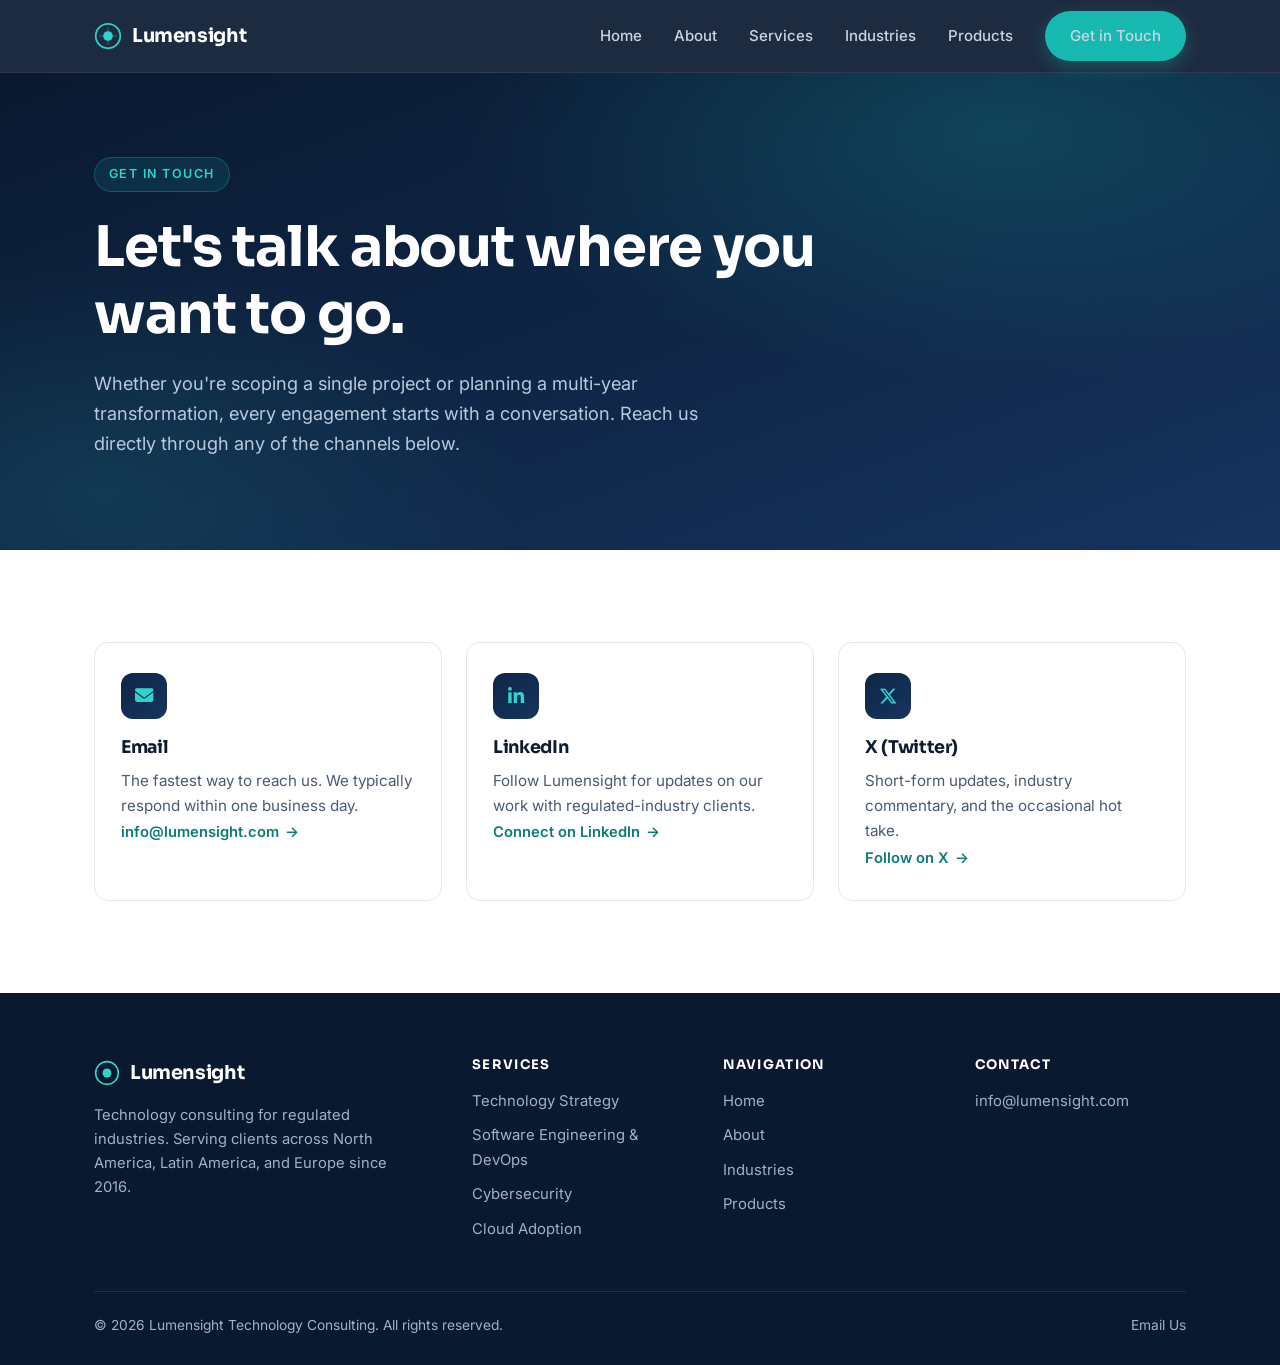
<file: contact.html>
<!DOCTYPE html>
<html lang="en">
<head>
<meta charset="UTF-8">
<meta name="viewport" content="width=device-width, initial-scale=1">
<title>Contact — Lumensight Technology Consulting</title>
<meta name="description" content="Get in touch with Lumensight Technology Consulting by email, LinkedIn, or X. Serving clients across North America, Latin America, and Europe.">
<link rel="preconnect" href="https://fonts.googleapis.com">
<link rel="preconnect" href="https://fonts.gstatic.com" crossorigin>
<link href="https://fonts.googleapis.com/css2?family=Inter:wght@400;500;600;700&family=Sora:wght@600;700&display=swap" rel="stylesheet">
<link rel="stylesheet" href="https://cdnjs.cloudflare.com/ajax/libs/font-awesome/6.5.2/css/all.min.css">
<style>
  :root{
    --navy-900:#0a1930;
    --navy-800:#0f2647;
    --navy-700:#16345f;
    --teal-500:#17b8b0;
    --teal-400:#2fd3c9;
    --teal-050:#e6faf8;
    --ink:#0f1c2e;
    --body:#4a5a70;
    --line:#e2e8f0;
    --surface:#ffffff;
    --surface-alt:#f5f8fb;
    --radius:14px;
    --maxw:1140px;
  }
  *{box-sizing:border-box;margin:0;padding:0}
  html{scroll-behavior:smooth}
  body{
    font-family:'Inter',system-ui,-apple-system,'Segoe UI',sans-serif;
    color:var(--body);
    background:var(--surface);
    line-height:1.65;
    -webkit-font-smoothing:antialiased;
  }
  h1,h2,h3{font-family:'Sora','Inter',sans-serif;color:var(--ink);line-height:1.2;letter-spacing:-0.02em}
  a{color:inherit;text-decoration:none}
  .wrap{max-width:var(--maxw);margin:0 auto;padding:0 24px}

  /* ---------- Accessibility utilities ---------- */
  .sr-only{
    position:absolute;width:1px;height:1px;padding:0;margin:-1px;
    overflow:hidden;clip:rect(0,0,0,0);white-space:nowrap;border:0;
  }
  .skip-link{
    position:absolute;top:-100px;left:0;z-index:200;
    background:var(--navy-900);color:#fff;padding:12px 20px;
    font-weight:600;font-size:.9rem;border-radius:0 0 10px 0;
    transition:top .15s ease;
  }
  .skip-link:focus{top:0}
  a:focus-visible,
  button:focus-visible{
    outline:2px solid var(--navy-800);outline-offset:3px;border-radius:4px;
  }
  .nav a:focus-visible, .nav button:focus-visible,
  .hero a:focus-visible, .hero button:focus-visible,
  .cta a:focus-visible, .cta button:focus-visible,
  footer a:focus-visible, footer button:focus-visible{
    outline-color:#fff;
  }

  /* ---------- Nav ---------- */
  .nav{
    position:sticky;top:0;z-index:50;
    background:rgba(10,25,48,.92);
    -webkit-backdrop-filter:saturate(160%) blur(10px);    backdrop-filter:saturate(160%) blur(10px);
    border-bottom:1px solid rgba(255,255,255,.08);
  }
  .nav-inner{display:flex;align-items:center;justify-content:space-between;height:72px}
  .brand{display:flex;align-items:center;gap:10px;font-family:'Sora',sans-serif;font-weight:700;font-size:1.2rem;color:#fff;letter-spacing:-.02em}
  .brand svg{display:block}
  .nav-links{display:flex;align-items:center;gap:32px}
  .nav-links a{color:#c7d4e6;font-size:.94rem;font-weight:500;transition:color .2s}
  .nav-links a:hover{color:var(--teal-400)}
  .nav-links a.active{color:var(--teal-400)}
  .btn{
    display:inline-block;border-radius:999px;font-weight:600;font-size:.94rem;
    padding:12px 24px;transition:transform .15s ease, box-shadow .2s ease, background .2s;
    border:1px solid transparent;cursor:pointer;
  }
  .btn-primary{background:var(--teal-500);color:#04231f;box-shadow:0 6px 18px rgba(23,184,176,.3)}
  .btn-primary:hover{background:var(--teal-400);transform:translateY(-1px)}

  /* ---------- Page hero ---------- */
  .hero{
    background:
      radial-gradient(900px 420px at 78% 12%, rgba(23,184,176,.22), transparent 60%),
      radial-gradient(700px 400px at 8% 88%, rgba(47,211,201,.12), transparent 60%),
      linear-gradient(160deg, var(--navy-900) 0%, var(--navy-800) 55%, var(--navy-700) 100%);
    color:#e8eff8;padding:84px 0 92px;position:relative;overflow:hidden;
  }
  .eyebrow{
    display:inline-flex;align-items:center;gap:8px;
    font-size:.78rem;font-weight:600;letter-spacing:.12em;text-transform:uppercase;
    color:var(--teal-400);background:rgba(23,184,176,.12);
    border:1px solid rgba(23,184,176,.3);border-radius:999px;padding:6px 14px;margin-bottom:22px;
  }
  .hero h1{font-size:clamp(2.2rem,4.6vw,3.5rem);color:#fff;margin-bottom:20px;max-width:18ch}
  .hero p.lede{font-size:1.14rem;color:#b9c9de;max-width:56ch}

  /* ---------- Sections ---------- */
  section{padding:92px 0}

  /* ---------- Contact methods ---------- */
  .cards{display:grid;grid-template-columns:repeat(3,1fr);gap:24px}
  .card{
    background:#fff;border:1px solid var(--line);border-radius:var(--radius);
    padding:30px 26px;transition:transform .2s ease, box-shadow .25s ease, border-color .2s;
  }
  .card:hover{transform:translateY(-4px);box-shadow:0 14px 34px rgba(15,38,71,.1);border-color:#c9dbe8}
  .icon{
    width:46px;height:46px;border-radius:12px;display:grid;place-items:center;margin-bottom:18px;
    background:linear-gradient(140deg,var(--navy-800),var(--navy-700));color:var(--teal-400);
    font-size:1.15rem;
  }
  .card h3{font-size:1.1rem;margin-bottom:10px}
  .card p{font-size:.95rem}
  .card .link{display:inline-flex;align-items:center;gap:6px;color:#0d7c76;font-weight:600;font-size:.92rem}
  .card .link:hover{color:var(--navy-800);text-decoration:underline}

  /* ---------- Footer ---------- */
  footer{background:var(--navy-900);color:#9fb2c9;padding:64px 0 28px}
  .foot-grid{display:grid;grid-template-columns:1.6fr 1fr 1fr 1fr;gap:40px;padding-bottom:40px}
  footer .brand{margin-bottom:14px}
  footer p{font-size:.92rem;max-width:34ch}
  footer h3{color:#fff;font-family:'Sora',sans-serif;font-size:.82rem;letter-spacing:.1em;text-transform:uppercase;margin-bottom:16px}
  footer ul{list-style:none;font-size:.93rem}
  footer li{margin-bottom:10px}
  footer a:hover{color:var(--teal-400)}
  .foot-bottom{
    border-top:1px solid rgba(255,255,255,.1);padding-top:22px;
    display:flex;justify-content:space-between;gap:16px;flex-wrap:wrap;font-size:.86rem;
  }
  .foot-bottom nav{display:flex;gap:22px}

  @media (max-width:768px){
    /* Nav: wrap onto its own row and shrink instead of disappearing (no JS on this site) */
    .nav-inner{flex-wrap:wrap;height:auto;padding:14px 0;row-gap:10px}
    .nav-links{width:100%;justify-content:center;flex-wrap:wrap;gap:10px 18px}
    .nav-links a{font-size:.86rem}
    .nav-links .btn{padding:9px 18px;font-size:.86rem}

    /* Columns stack */
    .cards{grid-template-columns:1fr}
    .foot-grid{grid-template-columns:1fr;gap:28px}

    /* Text & spacing scale down */
    section{padding:56px 0}
    .hero{padding:56px 0 64px}
    .hero h1{font-size:clamp(1.9rem,7vw,2.3rem);max-width:none}
    .hero p.lede{font-size:1rem}
  }
</style>
</head>
<body>

<a class="skip-link" href="#main">Skip to main content</a>

<!-- ============ NAV ============ -->
<header class="nav">
  <div class="wrap nav-inner">
    <a class="brand" href="index.html">
      <svg width="28" height="28" viewBox="0 0 32 32" fill="none" aria-hidden="true">
        <circle cx="16" cy="16" r="14" stroke="#2fd3c9" stroke-width="2"/>
        <path d="M16 6v20M6 16h20" stroke="#2fd3c9" stroke-width="1.2" opacity=".45"/>
        <circle cx="16" cy="16" r="5.5" fill="#2fd3c9"/>
      </svg>
      Lumensight
    </a>
    <nav class="nav-links" id="navLinks" aria-label="Primary">
      <a href="index.html">Home</a>
      <a href="about.html">About</a>
      <a href="services.html">Services</a>
      <a href="industries.html">Industries</a>
      <a href="products.html">Products</a>
      <a class="btn btn-primary" href="contact.html" aria-current="page">Get in Touch</a>
    </nav>
  </div>
</header>

<main id="main">

  <!-- ============ PAGE HERO ============ -->
  <section class="hero">
    <div class="wrap">
      <span class="eyebrow">Get in Touch</span>
      <h1>Let's talk about where you want to go.</h1>
      <p class="lede">
        Whether you're scoping a single project or planning a multi-year
        transformation, every engagement starts with a conversation. Reach us
        directly through any of the channels below.
      </p>
    </div>
  </section>

  <!-- ============ CONTACT METHODS ============ -->
  <section>
    <div class="wrap">
      <h2 class="sr-only">Contact Methods</h2>
      <div class="cards">
        <article class="card">
          <div class="icon" aria-hidden="true"><i class="fa-solid fa-envelope"></i></div>
          <h3>Email</h3>
          <p>The fastest way to reach us. We typically respond within one business day.</p>
          <a class="link" href="mailto:info@lumensight.com">info@lumensight.com<span aria-hidden="true"> &rarr;</span></a>
        </article>

        <article class="card">
          <div class="icon" aria-hidden="true"><i class="fa-brands fa-linkedin-in"></i></div>
          <h3>LinkedIn</h3>
          <p>Follow Lumensight for updates on our work with regulated-industry clients.</p>
          <a class="link" href="https://www.linkedin.com/company/lumensight/" target="_blank" rel="noopener">Connect on LinkedIn<span aria-hidden="true"> &rarr;</span></a>
        </article>

        <article class="card">
          <div class="icon" aria-hidden="true"><i class="fa-brands fa-x-twitter"></i></div>
          <h3>X (Twitter)</h3>
          <p>Short-form updates, industry commentary, and the occasional hot take.</p>
          <a class="link" href="https://x.com/lumensight" target="_blank" rel="noopener">Follow on X<span aria-hidden="true"> &rarr;</span></a>
        </article>
      </div>
    </div>
  </section>

</main>

<!-- ============ FOOTER ============ -->
<footer>
  <div class="wrap">
    <div class="foot-grid">
      <div>
        <a class="brand" href="index.html">
          <svg width="26" height="26" viewBox="0 0 32 32" fill="none" aria-hidden="true">
            <circle cx="16" cy="16" r="14" stroke="#2fd3c9" stroke-width="2"/>
            <circle cx="16" cy="16" r="5.5" fill="#2fd3c9"/>
          </svg>
          Lumensight
        </a>
        <p>Technology consulting for regulated industries. Serving clients across North America, Latin America, and Europe since 2016.</p>
      </div>

      <div>
        <h3>Services</h3>
        <ul>
          <li><a href="services.html#strategy">Technology Strategy</a></li>
          <li><a href="services.html#engineering">Software Engineering &amp; DevOps</a></li>
          <li><a href="services.html#security">Cybersecurity</a></li>
          <li><a href="services.html#cloud">Cloud Adoption</a></li>
        </ul>
      </div>

      <div>
        <h3>Navigation</h3>
        <ul>
          <li><a href="index.html">Home</a></li>
          <li><a href="about.html">About</a></li>
          <li><a href="industries.html">Industries</a></li>
          <li><a href="products.html">Products</a></li>
        </ul>
      </div>

      <div>
        <h3>Contact</h3>
        <ul>
          <li><a href="mailto:info@lumensight.com">info@lumensight.com</a></li>
        </ul>
      </div>
    </div>

    <div class="foot-bottom">
      <span>&copy; 2026 Lumensight Technology Consulting. All rights reserved.</span>
      <nav aria-label="Footer">
        <a href="mailto:info@lumensight.com">Email Us</a>
      </nav>
    </div>
  </div>
</footer>

</body>
</html>
</file>
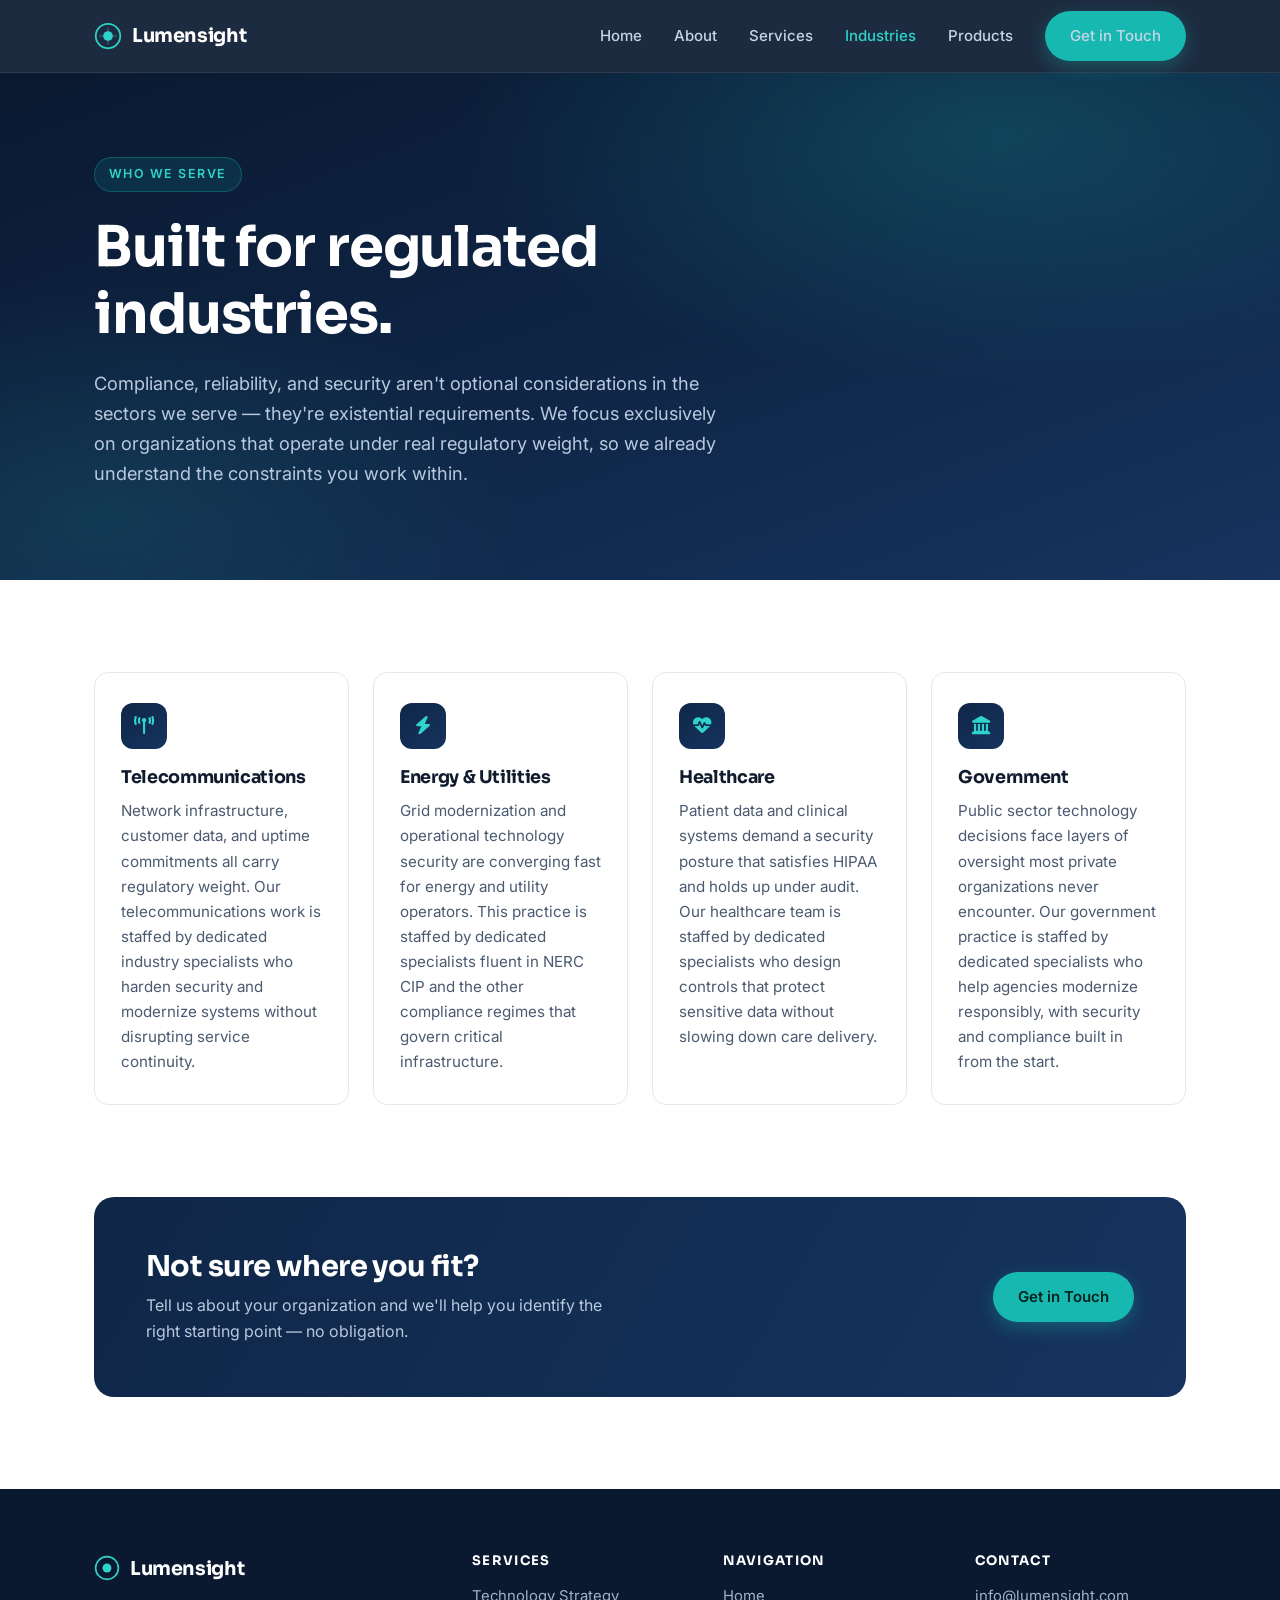
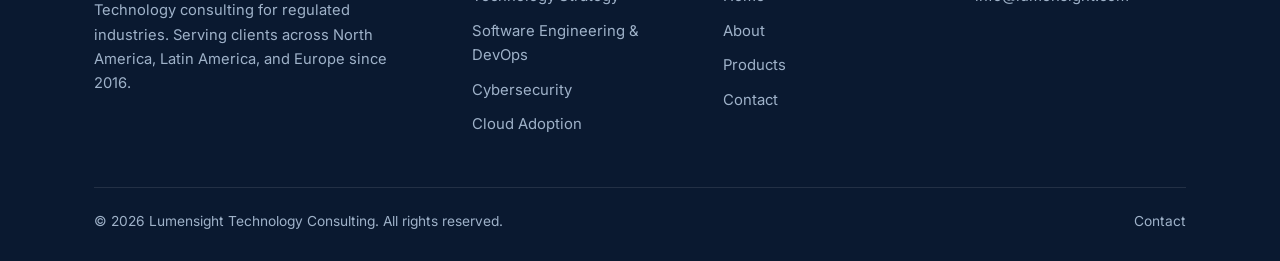
<file: industries.html>
<!DOCTYPE html>
<html lang="en">
<head>
<meta charset="UTF-8">
<meta name="viewport" content="width=device-width, initial-scale=1">
<title>Industries — Lumensight Technology Consulting</title>
<meta name="description" content="Lumensight serves Telecommunications, Energy & Utilities, Healthcare, and Government organizations, each backed by dedicated industry specialists.">
<link rel="preconnect" href="https://fonts.googleapis.com">
<link rel="preconnect" href="https://fonts.gstatic.com" crossorigin>
<link href="https://fonts.googleapis.com/css2?family=Inter:wght@400;500;600;700&family=Sora:wght@600;700&display=swap" rel="stylesheet">
<link rel="stylesheet" href="https://cdnjs.cloudflare.com/ajax/libs/font-awesome/6.5.2/css/all.min.css">
<style>
  :root{
    --navy-900:#0a1930;
    --navy-800:#0f2647;
    --navy-700:#16345f;
    --teal-500:#17b8b0;
    --teal-400:#2fd3c9;
    --teal-050:#e6faf8;
    --ink:#0f1c2e;
    --body:#4a5a70;
    --line:#e2e8f0;
    --surface:#ffffff;
    --surface-alt:#f5f8fb;
    --radius:14px;
    --maxw:1140px;
  }
  *{box-sizing:border-box;margin:0;padding:0}
  html{scroll-behavior:smooth}
  body{
    font-family:'Inter',system-ui,-apple-system,'Segoe UI',sans-serif;
    color:var(--body);
    background:var(--surface);
    line-height:1.65;
    -webkit-font-smoothing:antialiased;
  }
  h1,h2,h3{font-family:'Sora','Inter',sans-serif;color:var(--ink);line-height:1.2;letter-spacing:-0.02em}
  a{color:inherit;text-decoration:none}
  .wrap{max-width:var(--maxw);margin:0 auto;padding:0 24px}

  /* ---------- Accessibility utilities ---------- */
  .sr-only{
    position:absolute;width:1px;height:1px;padding:0;margin:-1px;
    overflow:hidden;clip:rect(0,0,0,0);white-space:nowrap;border:0;
  }
  .skip-link{
    position:absolute;top:-100px;left:0;z-index:200;
    background:var(--navy-900);color:#fff;padding:12px 20px;
    font-weight:600;font-size:.9rem;border-radius:0 0 10px 0;
    transition:top .15s ease;
  }
  .skip-link:focus{top:0}
  a:focus-visible,
  button:focus-visible{
    outline:2px solid var(--navy-800);outline-offset:3px;border-radius:4px;
  }
  .nav a:focus-visible, .nav button:focus-visible,
  .hero a:focus-visible, .hero button:focus-visible,
  .cta a:focus-visible, .cta button:focus-visible,
  footer a:focus-visible, footer button:focus-visible{
    outline-color:#fff;
  }

  /* ---------- Nav ---------- */
  .nav{
    position:sticky;top:0;z-index:50;
    background:rgba(10,25,48,.92);
    -webkit-backdrop-filter:saturate(160%) blur(10px);    backdrop-filter:saturate(160%) blur(10px);
    border-bottom:1px solid rgba(255,255,255,.08);
  }
  .nav-inner{display:flex;align-items:center;justify-content:space-between;height:72px}
  .brand{display:flex;align-items:center;gap:10px;font-family:'Sora',sans-serif;font-weight:700;font-size:1.2rem;color:#fff;letter-spacing:-.02em}
  .brand svg{display:block}
  .nav-links{display:flex;align-items:center;gap:32px}
  .nav-links a{color:#c7d4e6;font-size:.94rem;font-weight:500;transition:color .2s}
  .nav-links a:hover{color:var(--teal-400)}
  .nav-links a.active{color:var(--teal-400)}
  .btn{
    display:inline-block;border-radius:999px;font-weight:600;font-size:.94rem;
    padding:12px 24px;transition:transform .15s ease, box-shadow .2s ease, background .2s;
    border:1px solid transparent;cursor:pointer;
  }
  .btn-primary{background:var(--teal-500);color:#04231f;box-shadow:0 6px 18px rgba(23,184,176,.3)}
  .btn-primary:hover{background:var(--teal-400);transform:translateY(-1px)}

  /* ---------- Page hero ---------- */
  .hero{
    background:
      radial-gradient(900px 420px at 78% 12%, rgba(23,184,176,.22), transparent 60%),
      radial-gradient(700px 400px at 8% 88%, rgba(47,211,201,.12), transparent 60%),
      linear-gradient(160deg, var(--navy-900) 0%, var(--navy-800) 55%, var(--navy-700) 100%);
    color:#e8eff8;padding:84px 0 92px;position:relative;overflow:hidden;
  }
  .eyebrow{
    display:inline-flex;align-items:center;gap:8px;
    font-size:.78rem;font-weight:600;letter-spacing:.12em;text-transform:uppercase;
    color:var(--teal-400);background:rgba(23,184,176,.12);
    border:1px solid rgba(23,184,176,.3);border-radius:999px;padding:6px 14px;margin-bottom:22px;
  }
  .hero h1{font-size:clamp(2.2rem,4.6vw,3.5rem);color:#fff;margin-bottom:20px;max-width:18ch}
  .hero p.lede{font-size:1.14rem;color:#b9c9de;max-width:58ch}

  /* ---------- Sections ---------- */
  section{padding:92px 0}
  .section-head{max-width:640px;margin:0 auto 54px;text-align:center}
  .section-head .eyebrow{background:var(--teal-050);border-color:#bfece8;color:#0d7c76}
  .section-head h2{font-size:clamp(1.8rem,3.2vw,2.4rem);margin-bottom:14px}
  .section-head p{font-size:1.05rem}

  .cards{display:grid;grid-template-columns:repeat(4,1fr);gap:24px}
  .card{
    background:#fff;border:1px solid var(--line);border-radius:var(--radius);
    padding:30px 26px;transition:transform .2s ease, box-shadow .25s ease, border-color .2s;
  }
  .card:hover{transform:translateY(-4px);box-shadow:0 14px 34px rgba(15,38,71,.1);border-color:#c9dbe8}
  .icon{
    width:46px;height:46px;border-radius:12px;display:grid;place-items:center;margin-bottom:18px;
    background:linear-gradient(140deg,var(--navy-800),var(--navy-700));color:var(--teal-400);
    font-size:1.15rem;
  }
  .card h3{font-size:1.1rem;margin-bottom:10px}
  .card p{font-size:.95rem}

  /* ---------- CTA ---------- */
  .cta{
    background:linear-gradient(120deg,var(--navy-800),var(--navy-700));color:#fff;
    border-radius:20px;padding:52px;display:flex;align-items:center;justify-content:space-between;gap:32px;flex-wrap:wrap;
  }
  .cta h2{color:#fff;font-size:1.8rem;margin-bottom:8px}
  .cta p{color:#b9c9de;max-width:48ch}

  /* ---------- Footer ---------- */
  footer{background:var(--navy-900);color:#9fb2c9;padding:64px 0 28px}
  .foot-grid{display:grid;grid-template-columns:1.6fr 1fr 1fr 1fr;gap:40px;padding-bottom:40px}
  footer .brand{margin-bottom:14px}
  footer p{font-size:.92rem;max-width:34ch}
  footer h3{color:#fff;font-family:'Sora',sans-serif;font-size:.82rem;letter-spacing:.1em;text-transform:uppercase;margin-bottom:16px}
  footer ul{list-style:none;font-size:.93rem}
  footer li{margin-bottom:10px}
  footer a:hover{color:var(--teal-400)}
  .foot-bottom{
    border-top:1px solid rgba(255,255,255,.1);padding-top:22px;
    display:flex;justify-content:space-between;gap:16px;flex-wrap:wrap;font-size:.86rem;
  }
  .foot-bottom nav{display:flex;gap:22px}

  @media (max-width:768px){
    /* Nav: wrap onto its own row and shrink instead of disappearing (no JS on this site) */
    .nav-inner{flex-wrap:wrap;height:auto;padding:14px 0;row-gap:10px}
    .nav-links{width:100%;justify-content:center;flex-wrap:wrap;gap:10px 18px}
    .nav-links a{font-size:.86rem}
    .nav-links .btn{padding:9px 18px;font-size:.86rem}

    /* Columns stack */
    .cards{grid-template-columns:1fr}
    .foot-grid{grid-template-columns:1fr;gap:28px}

    /* Text & spacing scale down */
    section{padding:56px 0}
    .hero{padding:56px 0 64px}
    .hero h1{font-size:clamp(1.9rem,7vw,2.3rem);max-width:none}
    .hero p.lede{font-size:1rem}
    .cta{padding:32px;flex-direction:column;align-items:flex-start;text-align:left}
  }
</style>
</head>
<body>

<a class="skip-link" href="#main">Skip to main content</a>

<!-- ============ NAV ============ -->
<header class="nav">
  <div class="wrap nav-inner">
    <a class="brand" href="index.html">
      <svg width="28" height="28" viewBox="0 0 32 32" fill="none" aria-hidden="true">
        <circle cx="16" cy="16" r="14" stroke="#2fd3c9" stroke-width="2"/>
        <path d="M16 6v20M6 16h20" stroke="#2fd3c9" stroke-width="1.2" opacity=".45"/>
        <circle cx="16" cy="16" r="5.5" fill="#2fd3c9"/>
      </svg>
      Lumensight
    </a>
    <nav class="nav-links" id="navLinks" aria-label="Primary">
      <a href="index.html">Home</a>
      <a href="about.html">About</a>
      <a href="services.html">Services</a>
      <a href="industries.html" class="active" aria-current="page">Industries</a>
      <a href="products.html">Products</a>
      <a class="btn btn-primary" href="contact.html">Get in Touch</a>
    </nav>
  </div>
</header>

<main id="main">

  <!-- ============ PAGE HERO ============ -->
  <section class="hero">
    <div class="wrap">
      <span class="eyebrow">Who We Serve</span>
      <h1>Built for regulated industries.</h1>
      <p class="lede">
        Compliance, reliability, and security aren't optional considerations in the
        sectors we serve &mdash; they're existential requirements. We focus exclusively
        on organizations that operate under real regulatory weight, so we already
        understand the constraints you work within.
      </p>
    </div>
  </section>

  <!-- ============ INDUSTRIES GRID ============ -->
  <section>
    <div class="wrap">
      <h2 class="sr-only">Industries We Serve</h2>
      <div class="cards">
        <article class="card">
          <div class="icon" aria-hidden="true"><i class="fa-solid fa-tower-broadcast"></i></div>
          <h3>Telecommunications</h3>
          <p>Network infrastructure, customer data, and uptime commitments all carry regulatory weight. Our telecommunications work is staffed by dedicated industry specialists who harden security and modernize systems without disrupting service continuity.</p>
        </article>
        <article class="card">
          <div class="icon" aria-hidden="true"><i class="fa-solid fa-bolt"></i></div>
          <h3>Energy &amp; Utilities</h3>
          <p>Grid modernization and operational technology security are converging fast for energy and utility operators. This practice is staffed by dedicated specialists fluent in NERC CIP and the other compliance regimes that govern critical infrastructure.</p>
        </article>
        <article class="card">
          <div class="icon" aria-hidden="true"><i class="fa-solid fa-heart-pulse"></i></div>
          <h3>Healthcare</h3>
          <p>Patient data and clinical systems demand a security posture that satisfies HIPAA and holds up under audit. Our healthcare team is staffed by dedicated specialists who design controls that protect sensitive data without slowing down care delivery.</p>
        </article>
        <article class="card">
          <div class="icon" aria-hidden="true"><i class="fa-solid fa-landmark"></i></div>
          <h3>Government</h3>
          <p>Public sector technology decisions face layers of oversight most private organizations never encounter. Our government practice is staffed by dedicated specialists who help agencies modernize responsibly, with security and compliance built in from the start.</p>
        </article>
      </div>
    </div>
  </section>

  <!-- ============ CTA ============ -->
  <section style="padding-top:0">
    <div class="wrap">
      <div class="cta">
        <div>
          <h2>Not sure where you fit?</h2>
          <p>Tell us about your organization and we'll help you identify the right starting point &mdash; no obligation.</p>
        </div>
        <a class="btn btn-primary" href="contact.html">Get in Touch</a>
      </div>
    </div>
  </section>

</main>

<!-- ============ FOOTER ============ -->
<footer>
  <div class="wrap">
    <div class="foot-grid">
      <div>
        <a class="brand" href="index.html">
          <svg width="26" height="26" viewBox="0 0 32 32" fill="none" aria-hidden="true">
            <circle cx="16" cy="16" r="14" stroke="#2fd3c9" stroke-width="2"/>
            <circle cx="16" cy="16" r="5.5" fill="#2fd3c9"/>
          </svg>
          Lumensight
        </a>
        <p>Technology consulting for regulated industries. Serving clients across North America, Latin America, and Europe since 2016.</p>
      </div>

      <div>
        <h3>Services</h3>
        <ul>
          <li><a href="services.html#strategy">Technology Strategy</a></li>
          <li><a href="services.html#engineering">Software Engineering &amp; DevOps</a></li>
          <li><a href="services.html#security">Cybersecurity</a></li>
          <li><a href="services.html#cloud">Cloud Adoption</a></li>
        </ul>
      </div>

      <div>
        <h3>Navigation</h3>
        <ul>
          <li><a href="index.html">Home</a></li>
          <li><a href="about.html">About</a></li>
          <li><a href="products.html">Products</a></li>
          <li><a href="contact.html">Contact</a></li>
        </ul>
      </div>

      <div>
        <h3>Contact</h3>
        <ul>
          <li><a href="mailto:info@lumensight.com">info@lumensight.com</a></li>
        </ul>
      </div>
    </div>

    <div class="foot-bottom">
      <span>&copy; 2026 Lumensight Technology Consulting. All rights reserved.</span>
      <nav aria-label="Footer">
        <a href="contact.html">Contact</a>
      </nav>
    </div>
  </div>
</footer>

</body>
</html>
</file>
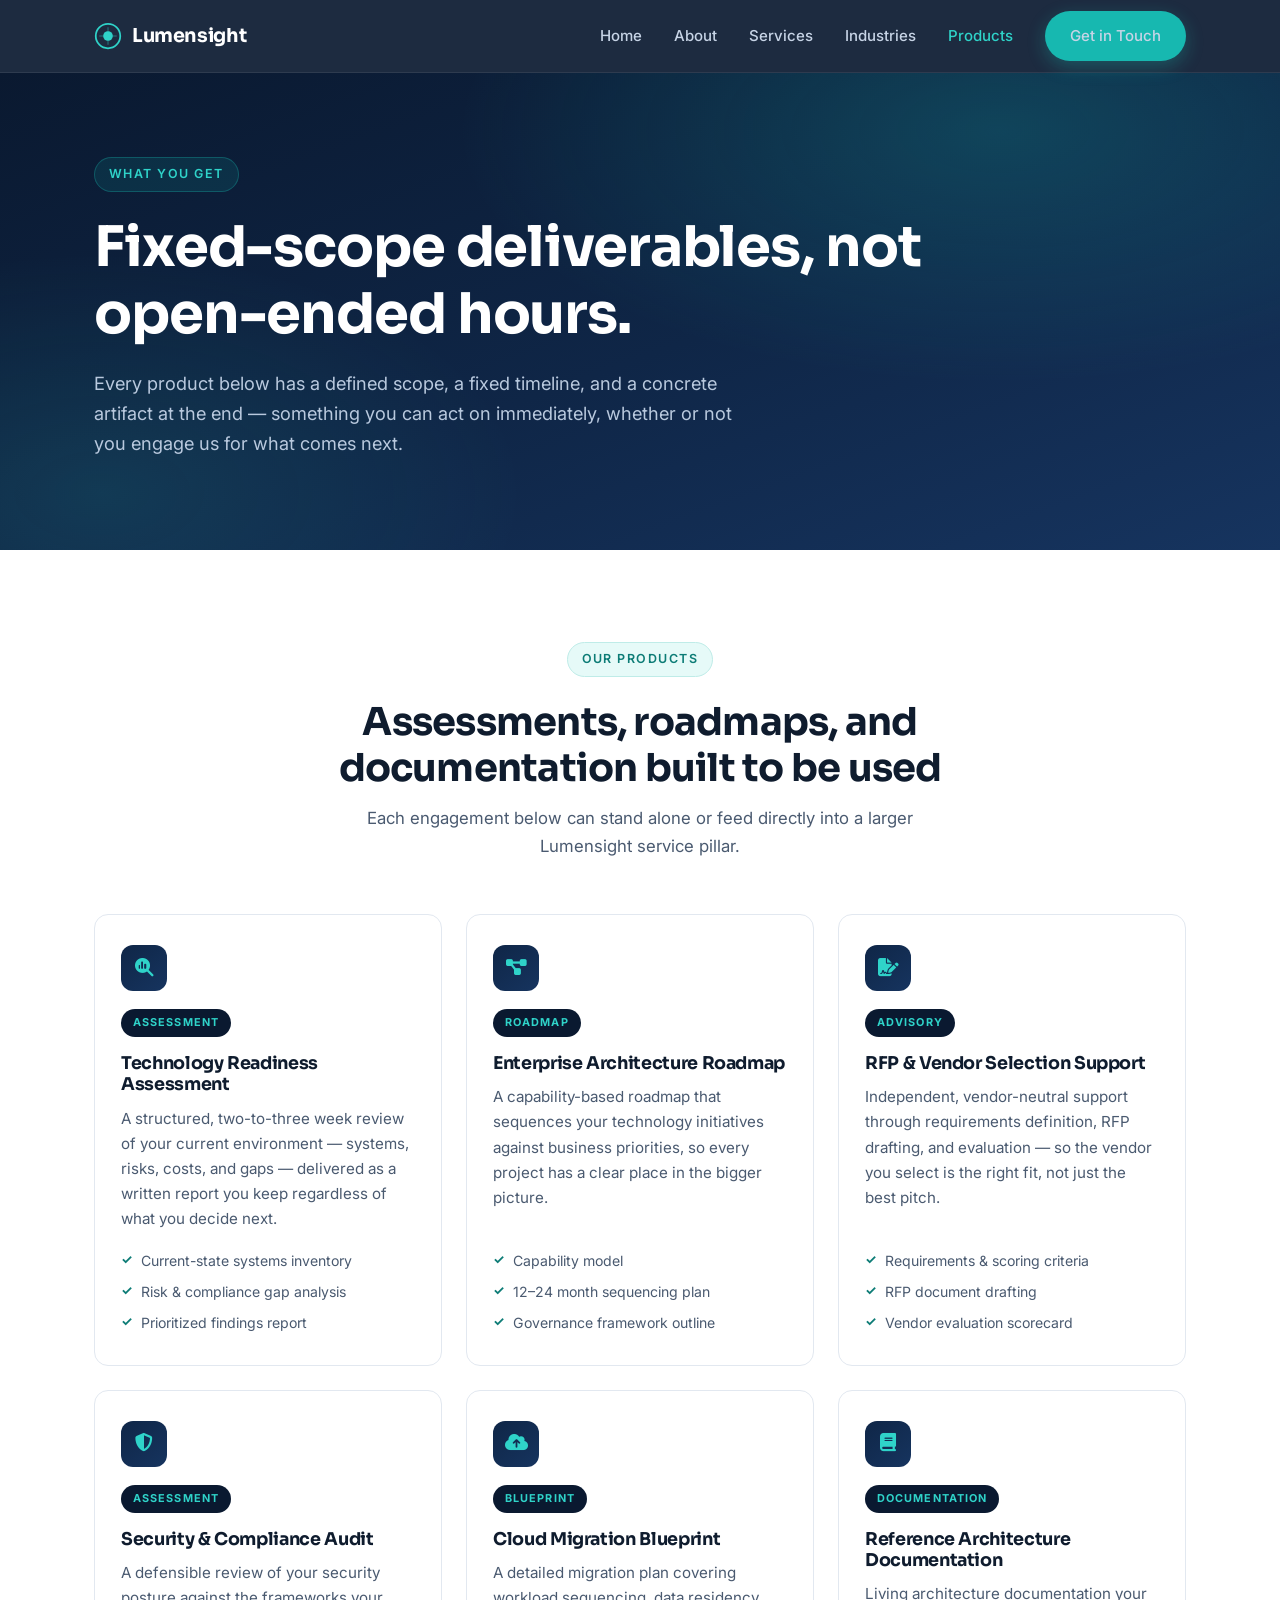
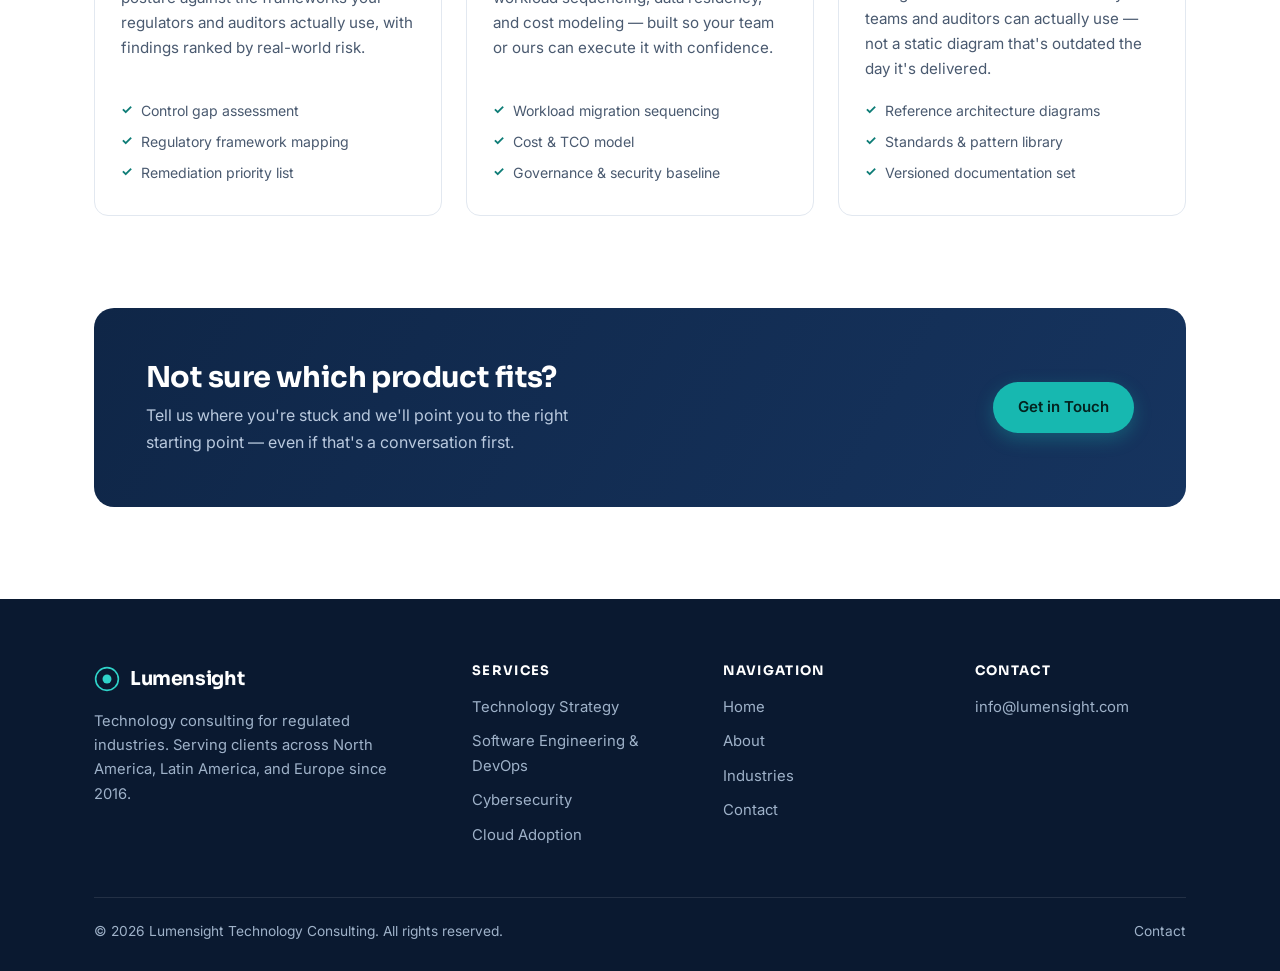
<file: products.html>
<!DOCTYPE html>
<html lang="en">
<head>
<meta charset="UTF-8">
<meta name="viewport" content="width=device-width, initial-scale=1">
<title>Products — Lumensight Technology Consulting</title>
<meta name="description" content="Fixed-scope deliverables from Lumensight — assessments, roadmaps, RFP support, and architecture documentation for regulated-industry organizations.">
<link rel="preconnect" href="https://fonts.googleapis.com">
<link rel="preconnect" href="https://fonts.gstatic.com" crossorigin>
<link href="https://fonts.googleapis.com/css2?family=Inter:wght@400;500;600;700&family=Sora:wght@600;700&display=swap" rel="stylesheet">
<link rel="stylesheet" href="https://cdnjs.cloudflare.com/ajax/libs/font-awesome/6.5.2/css/all.min.css">
<style>
  :root{
    --navy-900:#0a1930;
    --navy-800:#0f2647;
    --navy-700:#16345f;
    --teal-500:#17b8b0;
    --teal-400:#2fd3c9;
    --teal-050:#e6faf8;
    --ink:#0f1c2e;
    --body:#4a5a70;
    --line:#e2e8f0;
    --surface:#ffffff;
    --surface-alt:#f5f8fb;
    --radius:14px;
    --maxw:1140px;
  }
  *{box-sizing:border-box;margin:0;padding:0}
  html{scroll-behavior:smooth}
  body{
    font-family:'Inter',system-ui,-apple-system,'Segoe UI',sans-serif;
    color:var(--body);
    background:var(--surface);
    line-height:1.65;
    -webkit-font-smoothing:antialiased;
  }
  h1,h2,h3{font-family:'Sora','Inter',sans-serif;color:var(--ink);line-height:1.2;letter-spacing:-0.02em}
  a{color:inherit;text-decoration:none}
  .wrap{max-width:var(--maxw);margin:0 auto;padding:0 24px}

  /* ---------- Accessibility utilities ---------- */
  .sr-only{
    position:absolute;width:1px;height:1px;padding:0;margin:-1px;
    overflow:hidden;clip:rect(0,0,0,0);white-space:nowrap;border:0;
  }
  .skip-link{
    position:absolute;top:-100px;left:0;z-index:200;
    background:var(--navy-900);color:#fff;padding:12px 20px;
    font-weight:600;font-size:.9rem;border-radius:0 0 10px 0;
    transition:top .15s ease;
  }
  .skip-link:focus{top:0}
  a:focus-visible,
  button:focus-visible{
    outline:2px solid var(--navy-800);outline-offset:3px;border-radius:4px;
  }
  .nav a:focus-visible, .nav button:focus-visible,
  .hero a:focus-visible, .hero button:focus-visible,
  .cta a:focus-visible, .cta button:focus-visible,
  footer a:focus-visible, footer button:focus-visible{
    outline-color:#fff;
  }

  /* ---------- Nav ---------- */
  .nav{
    position:sticky;top:0;z-index:50;
    background:rgba(10,25,48,.92);
    -webkit-backdrop-filter:saturate(160%) blur(10px);    backdrop-filter:saturate(160%) blur(10px);
    border-bottom:1px solid rgba(255,255,255,.08);
  }
  .nav-inner{display:flex;align-items:center;justify-content:space-between;height:72px}
  .brand{display:flex;align-items:center;gap:10px;font-family:'Sora',sans-serif;font-weight:700;font-size:1.2rem;color:#fff;letter-spacing:-.02em}
  .brand svg{display:block}
  .nav-links{display:flex;align-items:center;gap:32px}
  .nav-links a{color:#c7d4e6;font-size:.94rem;font-weight:500;transition:color .2s}
  .nav-links a:hover{color:var(--teal-400)}
  .nav-links a.active{color:var(--teal-400)}
  .btn{
    display:inline-block;border-radius:999px;font-weight:600;font-size:.94rem;
    padding:12px 24px;transition:transform .15s ease, box-shadow .2s ease, background .2s;
    border:1px solid transparent;cursor:pointer;
  }
  .btn-primary{background:var(--teal-500);color:#04231f;box-shadow:0 6px 18px rgba(23,184,176,.3)}
  .btn-primary:hover{background:var(--teal-400);transform:translateY(-1px)}

  /* ---------- Page hero ---------- */
  .hero{
    background:
      radial-gradient(900px 420px at 78% 12%, rgba(23,184,176,.22), transparent 60%),
      radial-gradient(700px 400px at 8% 88%, rgba(47,211,201,.12), transparent 60%),
      linear-gradient(160deg, var(--navy-900) 0%, var(--navy-800) 55%, var(--navy-700) 100%);
    color:#e8eff8;padding:84px 0 92px;position:relative;overflow:hidden;
  }
  .eyebrow{
    display:inline-flex;align-items:center;gap:8px;
    font-size:.78rem;font-weight:600;letter-spacing:.12em;text-transform:uppercase;
    color:var(--teal-400);background:rgba(23,184,176,.12);
    border:1px solid rgba(23,184,176,.3);border-radius:999px;padding:6px 14px;margin-bottom:22px;
  }
  .hero h1{font-size:clamp(2.2rem,4.6vw,3.5rem);color:#fff;margin-bottom:20px;max-width:20ch}
  .hero p.lede{font-size:1.14rem;color:#b9c9de;max-width:58ch}

  /* ---------- Sections ---------- */
  section{padding:92px 0}
  .section-head{max-width:640px;margin:0 auto 54px;text-align:center}
  .section-head .eyebrow{background:var(--teal-050);border-color:#bfece8;color:#0d7c76}
  .section-head h2{font-size:clamp(1.8rem,3.2vw,2.4rem);margin-bottom:14px}
  .section-head p{font-size:1.05rem}

  .cards{display:grid;grid-template-columns:repeat(3,1fr);gap:24px}
  .card{
    background:#fff;border:1px solid var(--line);border-radius:var(--radius);
    padding:30px 26px;display:flex;flex-direction:column;
    transition:transform .2s ease, box-shadow .25s ease, border-color .2s;
  }
  .card:hover{transform:translateY(-4px);box-shadow:0 14px 34px rgba(15,38,71,.1);border-color:#c9dbe8}
  .icon{
    width:46px;height:46px;border-radius:12px;display:grid;place-items:center;margin-bottom:18px;
    background:linear-gradient(140deg,var(--navy-800),var(--navy-700));color:var(--teal-400);
    font-size:1.15rem;
  }
  .badge{
    display:inline-block;align-self:flex-start;font-size:.68rem;font-weight:700;text-transform:uppercase;
    letter-spacing:.1em;padding:5px 12px;background:var(--navy-900);color:var(--teal-400);
    border-radius:999px;margin-bottom:16px;
  }
  .card h3{font-size:1.1rem;margin-bottom:10px}
  .card p{font-size:.95rem;margin-bottom:18px}
  .card ul{list-style:none;font-size:.88rem;margin-top:auto;display:flex;flex-direction:column;gap:8px}
  .card li{position:relative;padding-left:20px;color:var(--body)}
  .card li::before{content:"\2713";position:absolute;left:0;top:0;color:#0d7c76;font-weight:700;font-size:.82rem}

  /* ---------- CTA ---------- */
  .cta{
    background:linear-gradient(120deg,var(--navy-800),var(--navy-700));color:#fff;
    border-radius:20px;padding:52px;display:flex;align-items:center;justify-content:space-between;gap:32px;flex-wrap:wrap;
  }
  .cta h2{color:#fff;font-size:1.8rem;margin-bottom:8px}
  .cta p{color:#b9c9de;max-width:48ch}

  /* ---------- Footer ---------- */
  footer{background:var(--navy-900);color:#9fb2c9;padding:64px 0 28px}
  .foot-grid{display:grid;grid-template-columns:1.6fr 1fr 1fr 1fr;gap:40px;padding-bottom:40px}
  footer .brand{margin-bottom:14px}
  footer p{font-size:.92rem;max-width:34ch}
  footer h3{color:#fff;font-family:'Sora',sans-serif;font-size:.82rem;letter-spacing:.1em;text-transform:uppercase;margin-bottom:16px}
  footer ul{list-style:none;font-size:.93rem}
  footer li{margin-bottom:10px}
  footer a:hover{color:var(--teal-400)}
  .foot-bottom{
    border-top:1px solid rgba(255,255,255,.1);padding-top:22px;
    display:flex;justify-content:space-between;gap:16px;flex-wrap:wrap;font-size:.86rem;
  }
  .foot-bottom nav{display:flex;gap:22px}

  @media (max-width:768px){
    /* Nav: wrap onto its own row and shrink instead of disappearing (no JS on this site) */
    .nav-inner{flex-wrap:wrap;height:auto;padding:14px 0;row-gap:10px}
    .nav-links{width:100%;justify-content:center;flex-wrap:wrap;gap:10px 18px}
    .nav-links a{font-size:.86rem}
    .nav-links .btn{padding:9px 18px;font-size:.86rem}

    /* Columns stack */
    .cards{grid-template-columns:1fr}
    .foot-grid{grid-template-columns:1fr;gap:28px}

    /* Text & spacing scale down */
    section{padding:56px 0}
    .hero{padding:56px 0 64px}
    .hero h1{font-size:clamp(1.9rem,7vw,2.3rem);max-width:none}
    .hero p.lede{font-size:1rem}
    .section-head h2{font-size:clamp(1.5rem,5vw,1.9rem)}
    .cta{padding:32px;flex-direction:column;align-items:flex-start;text-align:left}
  }
</style>
</head>
<body>

<a class="skip-link" href="#main">Skip to main content</a>

<!-- ============ NAV ============ -->
<header class="nav">
  <div class="wrap nav-inner">
    <a class="brand" href="index.html">
      <svg width="28" height="28" viewBox="0 0 32 32" fill="none" aria-hidden="true">
        <circle cx="16" cy="16" r="14" stroke="#2fd3c9" stroke-width="2"/>
        <path d="M16 6v20M6 16h20" stroke="#2fd3c9" stroke-width="1.2" opacity=".45"/>
        <circle cx="16" cy="16" r="5.5" fill="#2fd3c9"/>
      </svg>
      Lumensight
    </a>
    <nav class="nav-links" id="navLinks" aria-label="Primary">
      <a href="index.html">Home</a>
      <a href="about.html">About</a>
      <a href="services.html">Services</a>
      <a href="industries.html">Industries</a>
      <a href="products.html" class="active" aria-current="page">Products</a>
      <a class="btn btn-primary" href="contact.html">Get in Touch</a>
    </nav>
  </div>
</header>

<main id="main">

  <!-- ============ PAGE HERO ============ -->
  <section class="hero">
    <div class="wrap">
      <span class="eyebrow">What You Get</span>
      <h1>Fixed-scope deliverables, not open-ended hours.</h1>
      <p class="lede">
        Every product below has a defined scope, a fixed timeline, and a concrete
        artifact at the end &mdash; something you can act on immediately, whether or
        not you engage us for what comes next.
      </p>
    </div>
  </section>

  <!-- ============ PRODUCTS GRID ============ -->
  <section>
    <div class="wrap">
      <div class="section-head">
        <span class="eyebrow">Our Products</span>
        <h2>Assessments, roadmaps, and documentation built to be used</h2>
        <p>Each engagement below can stand alone or feed directly into a larger Lumensight service pillar.</p>
      </div>

      <div class="cards">
        <article class="card">
          <div class="icon" aria-hidden="true"><i class="fa-solid fa-magnifying-glass-chart"></i></div>
          <span class="badge">Assessment</span>
          <h3>Technology Readiness Assessment</h3>
          <p>A structured, two-to-three week review of your current environment &mdash; systems, risks, costs, and gaps &mdash; delivered as a written report you keep regardless of what you decide next.</p>
          <ul>
            <li>Current-state systems inventory</li>
            <li>Risk &amp; compliance gap analysis</li>
            <li>Prioritized findings report</li>
          </ul>
        </article>

        <article class="card">
          <div class="icon" aria-hidden="true"><i class="fa-solid fa-diagram-project"></i></div>
          <span class="badge">Roadmap</span>
          <h3>Enterprise Architecture Roadmap</h3>
          <p>A capability-based roadmap that sequences your technology initiatives against business priorities, so every project has a clear place in the bigger picture.</p>
          <ul>
            <li>Capability model</li>
            <li>12&ndash;24 month sequencing plan</li>
            <li>Governance framework outline</li>
          </ul>
        </article>

        <article class="card">
          <div class="icon" aria-hidden="true"><i class="fa-solid fa-file-signature"></i></div>
          <span class="badge">Advisory</span>
          <h3>RFP &amp; Vendor Selection Support</h3>
          <p>Independent, vendor-neutral support through requirements definition, RFP drafting, and evaluation &mdash; so the vendor you select is the right fit, not just the best pitch.</p>
          <ul>
            <li>Requirements &amp; scoring criteria</li>
            <li>RFP document drafting</li>
            <li>Vendor evaluation scorecard</li>
          </ul>
        </article>

        <article class="card">
          <div class="icon" aria-hidden="true"><i class="fa-solid fa-shield-halved"></i></div>
          <span class="badge">Assessment</span>
          <h3>Security &amp; Compliance Audit</h3>
          <p>A defensible review of your security posture against the frameworks your regulators and auditors actually use, with findings ranked by real-world risk.</p>
          <ul>
            <li>Control gap assessment</li>
            <li>Regulatory framework mapping</li>
            <li>Remediation priority list</li>
          </ul>
        </article>

        <article class="card">
          <div class="icon" aria-hidden="true"><i class="fa-solid fa-cloud-arrow-up"></i></div>
          <span class="badge">Blueprint</span>
          <h3>Cloud Migration Blueprint</h3>
          <p>A detailed migration plan covering workload sequencing, data residency, and cost modeling &mdash; built so your team or ours can execute it with confidence.</p>
          <ul>
            <li>Workload migration sequencing</li>
            <li>Cost &amp; TCO model</li>
            <li>Governance &amp; security baseline</li>
          </ul>
        </article>

        <article class="card">
          <div class="icon" aria-hidden="true"><i class="fa-solid fa-book"></i></div>
          <span class="badge">Documentation</span>
          <h3>Reference Architecture Documentation</h3>
          <p>Living architecture documentation your teams and auditors can actually use &mdash; not a static diagram that's outdated the day it's delivered.</p>
          <ul>
            <li>Reference architecture diagrams</li>
            <li>Standards &amp; pattern library</li>
            <li>Versioned documentation set</li>
          </ul>
        </article>
      </div>
    </div>
  </section>

  <!-- ============ CTA ============ -->
  <section style="padding-top:0">
    <div class="wrap">
      <div class="cta">
        <div>
          <h2>Not sure which product fits?</h2>
          <p>Tell us where you're stuck and we'll point you to the right starting point &mdash; even if that's a conversation first.</p>
        </div>
        <a class="btn btn-primary" href="contact.html">Get in Touch</a>
      </div>
    </div>
  </section>

</main>

<!-- ============ FOOTER ============ -->
<footer>
  <div class="wrap">
    <div class="foot-grid">
      <div>
        <a class="brand" href="index.html">
          <svg width="26" height="26" viewBox="0 0 32 32" fill="none" aria-hidden="true">
            <circle cx="16" cy="16" r="14" stroke="#2fd3c9" stroke-width="2"/>
            <circle cx="16" cy="16" r="5.5" fill="#2fd3c9"/>
          </svg>
          Lumensight
        </a>
        <p>Technology consulting for regulated industries. Serving clients across North America, Latin America, and Europe since 2016.</p>
      </div>

      <div>
        <h3>Services</h3>
        <ul>
          <li><a href="services.html#strategy">Technology Strategy</a></li>
          <li><a href="services.html#engineering">Software Engineering &amp; DevOps</a></li>
          <li><a href="services.html#security">Cybersecurity</a></li>
          <li><a href="services.html#cloud">Cloud Adoption</a></li>
        </ul>
      </div>

      <div>
        <h3>Navigation</h3>
        <ul>
          <li><a href="index.html">Home</a></li>
          <li><a href="about.html">About</a></li>
          <li><a href="industries.html">Industries</a></li>
          <li><a href="contact.html">Contact</a></li>
        </ul>
      </div>

      <div>
        <h3>Contact</h3>
        <ul>
          <li><a href="mailto:info@lumensight.com">info@lumensight.com</a></li>
        </ul>
      </div>
    </div>

    <div class="foot-bottom">
      <span>&copy; 2026 Lumensight Technology Consulting. All rights reserved.</span>
      <nav aria-label="Footer">
        <a href="contact.html">Contact</a>
      </nav>
    </div>
  </div>
</footer>

</body>
</html>
</file>
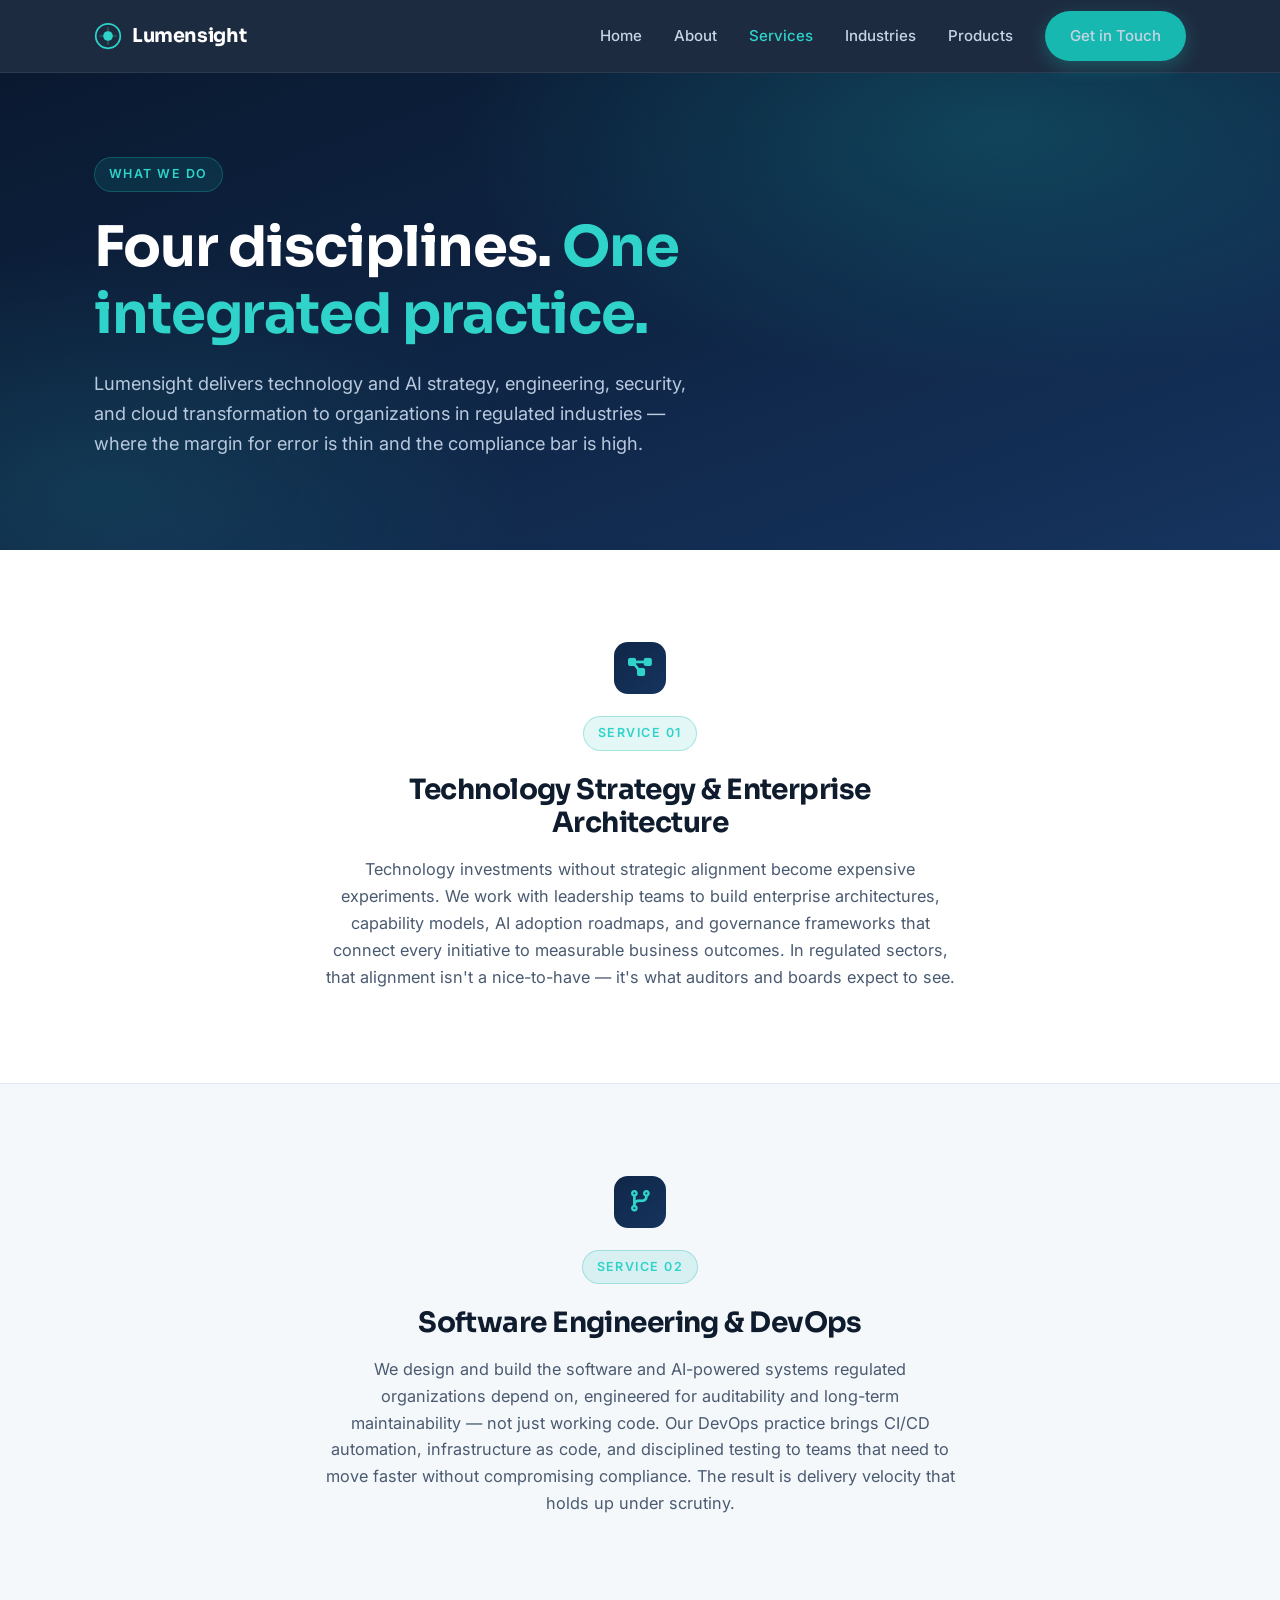
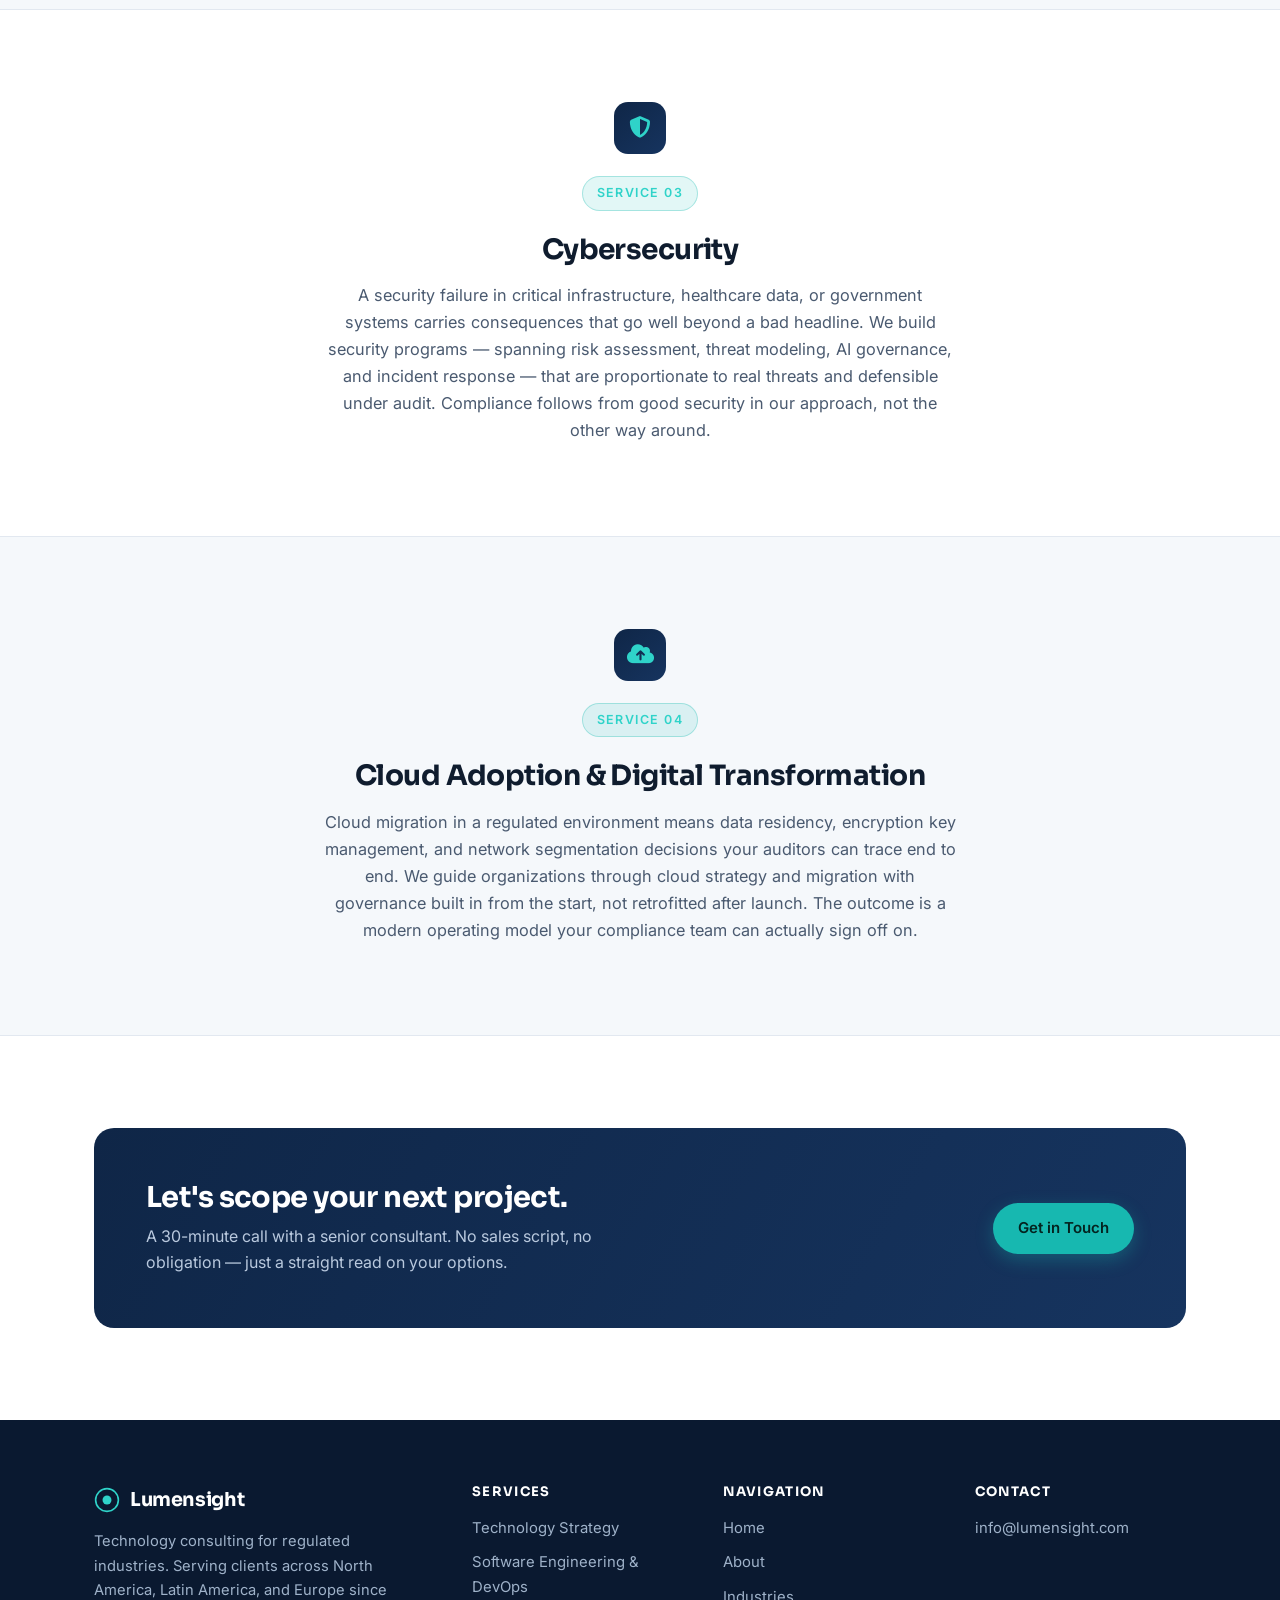
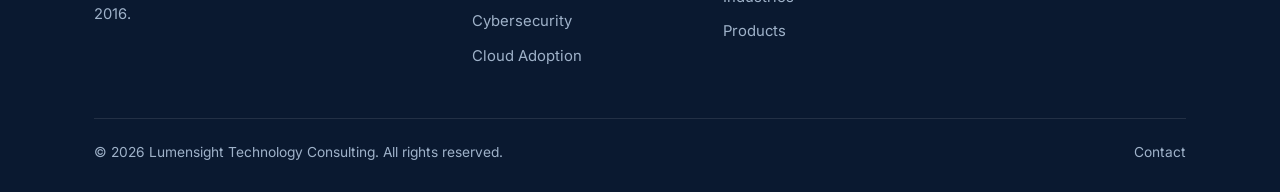
<file: services.html>
<!DOCTYPE html>
<html lang="en">
<head>
<meta charset="UTF-8">
<meta name="viewport" content="width=device-width, initial-scale=1">
<title>Services — Lumensight Technology Consulting</title>
<meta name="description" content="Lumensight's four service pillars — strategy, engineering, cybersecurity, and cloud transformation — built for regulated-industry organizations.">
<link rel="preconnect" href="https://fonts.googleapis.com">
<link rel="preconnect" href="https://fonts.gstatic.com" crossorigin>
<link href="https://fonts.googleapis.com/css2?family=Inter:wght@400;500;600;700&family=Sora:wght@600;700&display=swap" rel="stylesheet">
<link rel="stylesheet" href="https://cdnjs.cloudflare.com/ajax/libs/font-awesome/6.5.2/css/all.min.css">
<style>
  :root{
    --navy-900:#0a1930;
    --navy-800:#0f2647;
    --navy-700:#16345f;
    --teal-500:#17b8b0;
    --teal-400:#2fd3c9;
    --teal-050:#e6faf8;
    --ink:#0f1c2e;
    --body:#4a5a70;
    --line:#e2e8f0;
    --surface:#ffffff;
    --surface-alt:#f5f8fb;
    --radius:14px;
    --maxw:1140px;
  }
  *{box-sizing:border-box;margin:0;padding:0}
  html{scroll-behavior:smooth}
  body{
    font-family:'Inter',system-ui,-apple-system,'Segoe UI',sans-serif;
    color:var(--body);
    background:var(--surface);
    line-height:1.65;
    -webkit-font-smoothing:antialiased;
  }
  h1,h2,h3{font-family:'Sora','Inter',sans-serif;color:var(--ink);line-height:1.2;letter-spacing:-0.02em}
  a{color:inherit;text-decoration:none}
  .wrap{max-width:var(--maxw);margin:0 auto;padding:0 24px}

  /* ---------- Accessibility utilities ---------- */
  .sr-only{
    position:absolute;width:1px;height:1px;padding:0;margin:-1px;
    overflow:hidden;clip:rect(0,0,0,0);white-space:nowrap;border:0;
  }
  .skip-link{
    position:absolute;top:-100px;left:0;z-index:200;
    background:var(--navy-900);color:#fff;padding:12px 20px;
    font-weight:600;font-size:.9rem;border-radius:0 0 10px 0;
    transition:top .15s ease;
  }
  .skip-link:focus{top:0}
  a:focus-visible,
  button:focus-visible{
    outline:2px solid var(--navy-800);outline-offset:3px;border-radius:4px;
  }
  .nav a:focus-visible, .nav button:focus-visible,
  .hero a:focus-visible, .hero button:focus-visible,
  .cta a:focus-visible, .cta button:focus-visible,
  footer a:focus-visible, footer button:focus-visible{
    outline-color:#fff;
  }

  /* ---------- Nav ---------- */
  .nav{
    position:sticky;top:0;z-index:50;
    background:rgba(10,25,48,.92);
    -webkit-backdrop-filter:saturate(160%) blur(10px);    backdrop-filter:saturate(160%) blur(10px);
    border-bottom:1px solid rgba(255,255,255,.08);
  }
  .nav-inner{display:flex;align-items:center;justify-content:space-between;height:72px}
  .brand{display:flex;align-items:center;gap:10px;font-family:'Sora',sans-serif;font-weight:700;font-size:1.2rem;color:#fff;letter-spacing:-.02em}
  .brand svg{display:block}
  .nav-links{display:flex;align-items:center;gap:32px}
  .nav-links a{color:#c7d4e6;font-size:.94rem;font-weight:500;transition:color .2s}
  .nav-links a:hover{color:var(--teal-400)}
  .nav-links a.active{color:var(--teal-400)}
  .btn{
    display:inline-block;border-radius:999px;font-weight:600;font-size:.94rem;
    padding:12px 24px;transition:transform .15s ease, box-shadow .2s ease, background .2s;
    border:1px solid transparent;cursor:pointer;
  }
  .btn-primary{background:var(--teal-500);color:#04231f;box-shadow:0 6px 18px rgba(23,184,176,.3)}
  .btn-primary:hover{background:var(--teal-400);transform:translateY(-1px)}
  .btn-ghost{border-color:rgba(255,255,255,.28);color:#fff}
  .btn-ghost:hover{border-color:var(--teal-400);color:var(--teal-400)}

  /* ---------- Page hero (shorter than the homepage hero) ---------- */
  .hero{
    background:
      radial-gradient(900px 420px at 78% 12%, rgba(23,184,176,.22), transparent 60%),
      radial-gradient(700px 400px at 8% 88%, rgba(47,211,201,.12), transparent 60%),
      linear-gradient(160deg, var(--navy-900) 0%, var(--navy-800) 55%, var(--navy-700) 100%);
    color:#e8eff8;padding:84px 0 92px;position:relative;overflow:hidden;
  }
  .eyebrow{
    display:inline-flex;align-items:center;gap:8px;
    font-size:.78rem;font-weight:600;letter-spacing:.12em;text-transform:uppercase;
    color:var(--teal-400);background:rgba(23,184,176,.12);
    border:1px solid rgba(23,184,176,.3);border-radius:999px;padding:6px 14px;margin-bottom:22px;
  }
  .hero h1{font-size:clamp(2.2rem,4.6vw,3.5rem);color:#fff;margin-bottom:20px;max-width:20ch}
  .hero h1 em{font-style:normal;color:var(--teal-400)}
  .hero p.lede{font-size:1.14rem;color:#b9c9de;max-width:56ch}

  /* ---------- Sections ---------- */
  section{padding:92px 0}
  .section-head{max-width:640px;margin:0 auto 54px;text-align:center}
  .section-head .eyebrow{background:var(--teal-050);border-color:#bfece8;color:#0d7c76}
  .section-head h2{font-size:clamp(1.8rem,3.2vw,2.4rem);margin-bottom:14px}
  .section-head p{font-size:1.05rem}

  .service{max-width:680px;margin:0 auto;text-align:center}
  .service .icon{
    width:52px;height:52px;border-radius:14px;display:grid;place-items:center;margin:0 auto 22px;
    background:linear-gradient(140deg,var(--navy-800),var(--navy-700));color:var(--teal-400);
    font-size:1.35rem;
  }
  .service h2{font-size:clamp(1.4rem,2.6vw,1.75rem);margin-bottom:16px}
  .service p{font-size:1.02rem}
  section.alt{background:var(--surface-alt);border-top:1px solid var(--line);border-bottom:1px solid var(--line)}
  section.alt + section.alt{border-top:0}

  .cta{
    background:linear-gradient(120deg,var(--navy-800),var(--navy-700));color:#fff;
    border-radius:20px;padding:52px;display:flex;align-items:center;justify-content:space-between;gap:32px;flex-wrap:wrap;
  }
  .cta h2{color:#fff;font-size:1.8rem;margin-bottom:8px}
  .cta p{color:#b9c9de;max-width:48ch}

  /* ---------- Footer ---------- */
  footer{background:var(--navy-900);color:#9fb2c9;padding:64px 0 28px}
  .foot-grid{display:grid;grid-template-columns:1.6fr 1fr 1fr 1fr;gap:40px;padding-bottom:40px}
  footer .brand{margin-bottom:14px}
  footer p{font-size:.92rem;max-width:34ch}
  footer h3{color:#fff;font-family:'Sora',sans-serif;font-size:.82rem;letter-spacing:.1em;text-transform:uppercase;margin-bottom:16px}
  footer ul{list-style:none;font-size:.93rem}
  footer li{margin-bottom:10px}
  footer a:hover{color:var(--teal-400)}
  .foot-bottom{
    border-top:1px solid rgba(255,255,255,.1);padding-top:22px;
    display:flex;justify-content:space-between;gap:16px;flex-wrap:wrap;font-size:.86rem;
  }
  .foot-bottom nav{display:flex;gap:22px}

  @media (max-width:768px){
    /* Nav: wrap onto its own row and shrink instead of disappearing (no JS on this site) */
    .nav-inner{flex-wrap:wrap;height:auto;padding:14px 0;row-gap:10px}
    .nav-links{width:100%;justify-content:center;flex-wrap:wrap;gap:10px 18px}
    .nav-links a{font-size:.86rem}
    .nav-links .btn{padding:9px 18px;font-size:.86rem}

    /* Columns stack */
    .foot-grid{grid-template-columns:1fr;gap:28px}

    /* Text & spacing scale down */
    section{padding:56px 0}
    .hero{padding:56px 0 64px}
    .hero h1{font-size:clamp(1.9rem,7vw,2.3rem);max-width:none}
    .hero p.lede{font-size:1rem}
    .service h2{font-size:clamp(1.3rem,5vw,1.6rem)}
    .cta{padding:32px;flex-direction:column;align-items:flex-start;text-align:left}
  }
</style>
</head>
<body>

<a class="skip-link" href="#main">Skip to main content</a>

<!-- ============ NAV ============ -->
<header class="nav">
  <div class="wrap nav-inner">
    <a class="brand" href="index.html">
      <svg width="28" height="28" viewBox="0 0 32 32" fill="none" aria-hidden="true">
        <circle cx="16" cy="16" r="14" stroke="#2fd3c9" stroke-width="2"/>
        <path d="M16 6v20M6 16h20" stroke="#2fd3c9" stroke-width="1.2" opacity=".45"/>
        <circle cx="16" cy="16" r="5.5" fill="#2fd3c9"/>
      </svg>
      Lumensight
    </a>
    <nav class="nav-links" id="navLinks" aria-label="Primary">
      <a href="index.html">Home</a>
      <a href="about.html">About</a>
      <a href="services.html" class="active" aria-current="page">Services</a>
      <a href="industries.html">Industries</a>
      <a href="products.html">Products</a>
      <a class="btn btn-primary" href="contact.html">Get in Touch</a>
    </nav>
  </div>
</header>

<main id="main">

  <!-- ============ PAGE HERO ============ -->
  <section class="hero">
    <div class="wrap">
      <span class="eyebrow">What We Do</span>
      <h1>Four disciplines. <em>One integrated practice.</em></h1>
      <p class="lede">
        Lumensight delivers technology and AI strategy, engineering, security, and
        cloud transformation to organizations in regulated industries &mdash; where
        the margin for error is thin and the compliance bar is high.
      </p>
    </div>
  </section>

  <!-- ============ SERVICE 1: TECHNOLOGY STRATEGY & ENTERPRISE ARCHITECTURE ============ -->
  <section id="strategy">
    <div class="wrap service">
      <div class="icon" aria-hidden="true"><i class="fa-solid fa-diagram-project"></i></div>
      <span class="eyebrow">Service 01</span>
      <h2>Technology Strategy &amp; Enterprise Architecture</h2>
      <p>
        Technology investments without strategic alignment become expensive
        experiments. We work with leadership teams to build enterprise
        architectures, capability models, AI adoption roadmaps, and governance
        frameworks that connect every initiative to measurable business outcomes.
        In regulated sectors, that alignment isn't a nice-to-have &mdash; it's
        what auditors and boards expect to see.
      </p>
    </div>
  </section>

  <!-- ============ SERVICE 2: SOFTWARE ENGINEERING & DEVOPS ============ -->
  <section class="alt" id="engineering">
    <div class="wrap service">
      <div class="icon" aria-hidden="true"><i class="fa-solid fa-code-branch"></i></div>
      <span class="eyebrow">Service 02</span>
      <h2>Software Engineering &amp; DevOps</h2>
      <p>
        We design and build the software and AI-powered systems regulated
        organizations depend on, engineered for auditability and long-term
        maintainability &mdash; not just working code. Our DevOps practice brings
        CI/CD automation,
        infrastructure as code, and disciplined testing to teams that need to move
        faster without compromising compliance. The result is delivery velocity
        that holds up under scrutiny.
      </p>
    </div>
  </section>

  <!-- ============ SERVICE 3: CYBERSECURITY ============ -->
  <section id="security">
    <div class="wrap service">
      <div class="icon" aria-hidden="true"><i class="fa-solid fa-shield-halved"></i></div>
      <span class="eyebrow">Service 03</span>
      <h2>Cybersecurity</h2>
      <p>
        A security failure in critical infrastructure, healthcare data, or
        government systems carries consequences that go well beyond a bad
        headline. We build security programs &mdash; spanning risk assessment,
        threat modeling, AI governance, and incident response &mdash; that are
        proportionate to real threats and defensible under audit. Compliance
        follows from good security in our approach, not the other way around.
      </p>
    </div>
  </section>

  <!-- ============ SERVICE 4: CLOUD ADOPTION & DIGITAL TRANSFORMATION ============ -->
  <section class="alt" id="cloud">
    <div class="wrap service">
      <div class="icon" aria-hidden="true"><i class="fa-solid fa-cloud-arrow-up"></i></div>
      <span class="eyebrow">Service 04</span>
      <h2>Cloud Adoption &amp; Digital Transformation</h2>
      <p>
        Cloud migration in a regulated environment means data residency,
        encryption key management, and network segmentation decisions your
        auditors can trace end to end. We guide organizations through cloud
        strategy and migration with governance built in from the start, not
        retrofitted after launch. The outcome is a modern operating model your
        compliance team can actually sign off on.
      </p>
    </div>
  </section>

  <!-- ============ CTA ============ -->
  <section>
    <div class="wrap">
      <div class="cta">
        <div>
          <h2>Let's scope your next project.</h2>
          <p>A 30-minute call with a senior consultant. No sales script, no obligation &mdash; just a straight read on your options.</p>
        </div>
        <a class="btn btn-primary" href="contact.html">Get in Touch</a>
      </div>
    </div>
  </section>

</main>

<!-- ============ FOOTER ============ -->
<footer>
  <div class="wrap">
    <div class="foot-grid">
      <div>
        <a class="brand" href="index.html">
          <svg width="26" height="26" viewBox="0 0 32 32" fill="none" aria-hidden="true">
            <circle cx="16" cy="16" r="14" stroke="#2fd3c9" stroke-width="2"/>
            <circle cx="16" cy="16" r="5.5" fill="#2fd3c9"/>
          </svg>
          Lumensight
        </a>
        <p>Technology consulting for regulated industries. Serving clients across North America, Latin America, and Europe since 2016.</p>
      </div>

      <div>
        <h3>Services</h3>
        <ul>
          <li><a href="services.html#strategy">Technology Strategy</a></li>
          <li><a href="services.html#engineering">Software Engineering &amp; DevOps</a></li>
          <li><a href="services.html#security">Cybersecurity</a></li>
          <li><a href="services.html#cloud">Cloud Adoption</a></li>
        </ul>
      </div>

      <div>
        <h3>Navigation</h3>
        <ul>
          <li><a href="index.html">Home</a></li>
          <li><a href="about.html">About</a></li>
          <li><a href="industries.html">Industries</a></li>
          <li><a href="products.html">Products</a></li>
        </ul>
      </div>

      <div>
        <h3>Contact</h3>
        <ul>
          <li><a href="mailto:info@lumensight.com">info@lumensight.com</a></li>
        </ul>
      </div>
    </div>

    <div class="foot-bottom">
      <span>&copy; 2026 Lumensight Technology Consulting. All rights reserved.</span>
      <nav aria-label="Footer">
        <a href="contact.html">Contact</a>
      </nav>
    </div>
  </div>
</footer>

</body>
</html>
</file>
